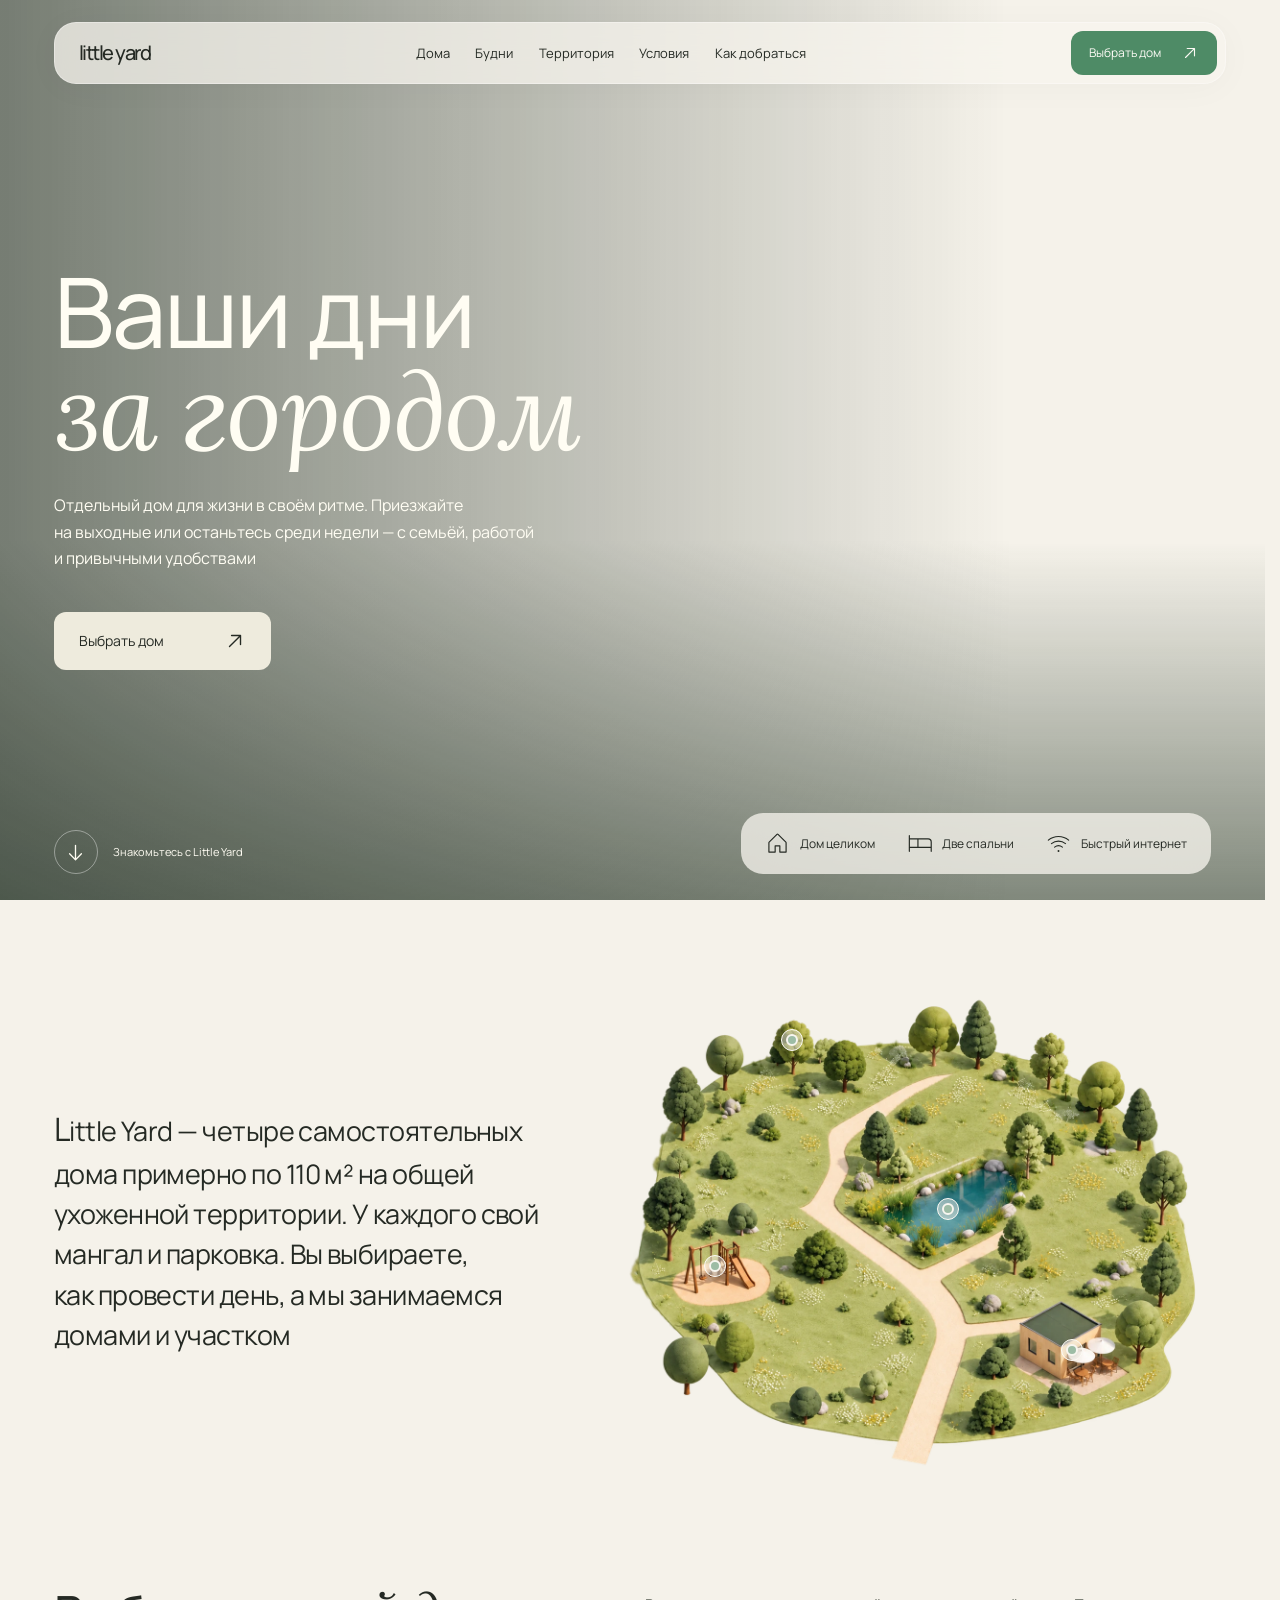
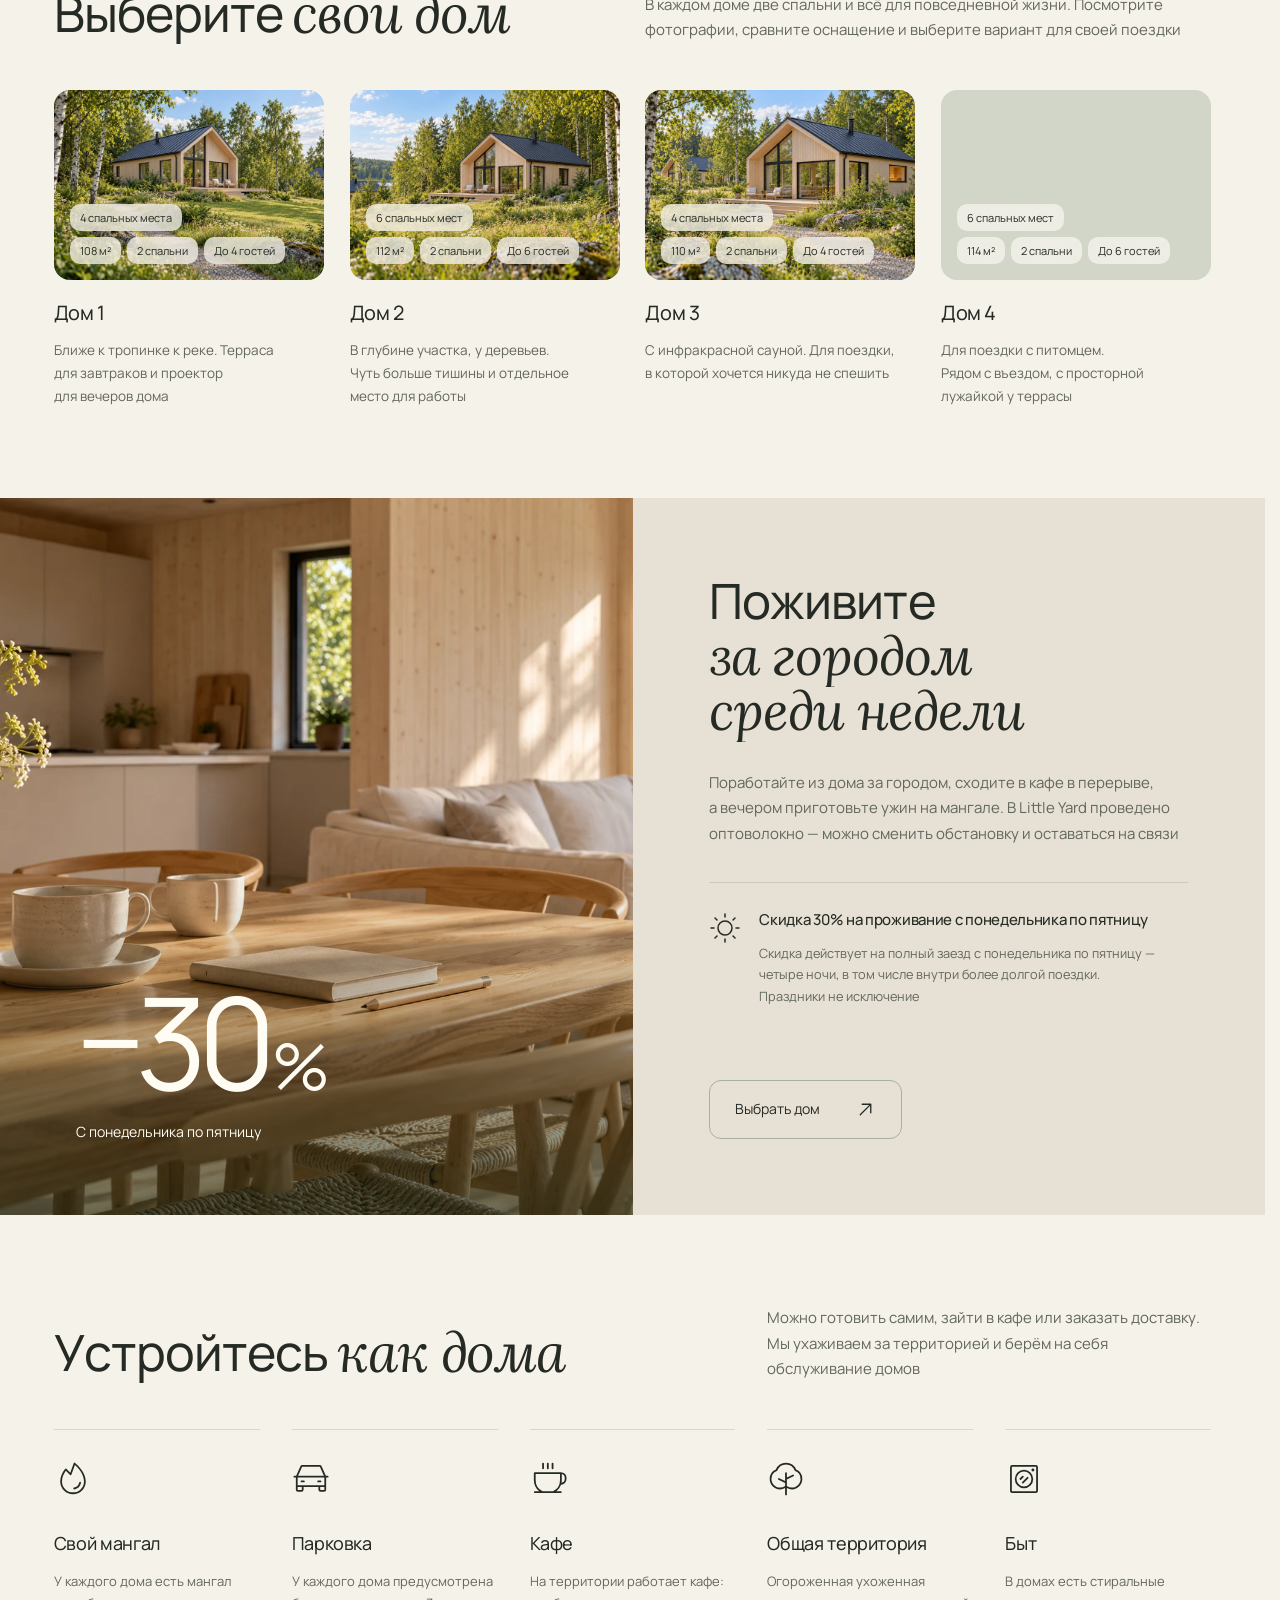
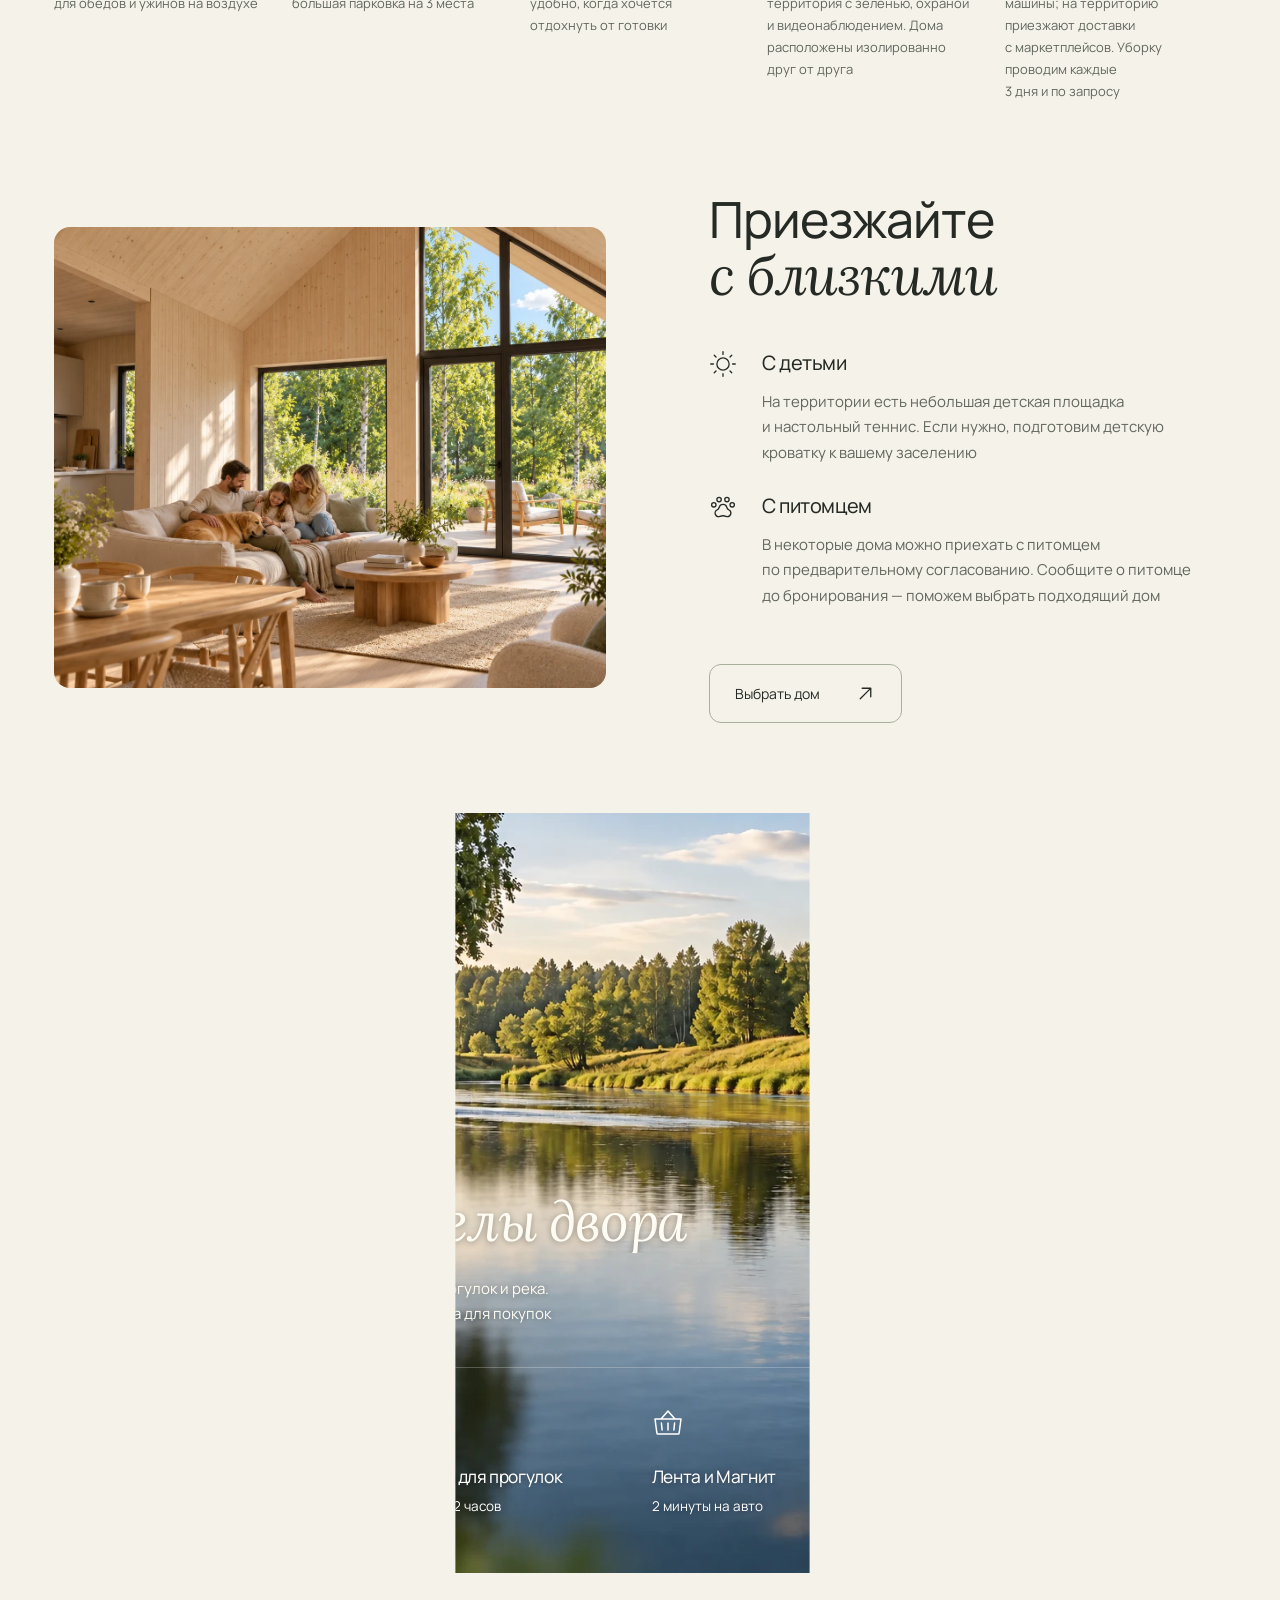
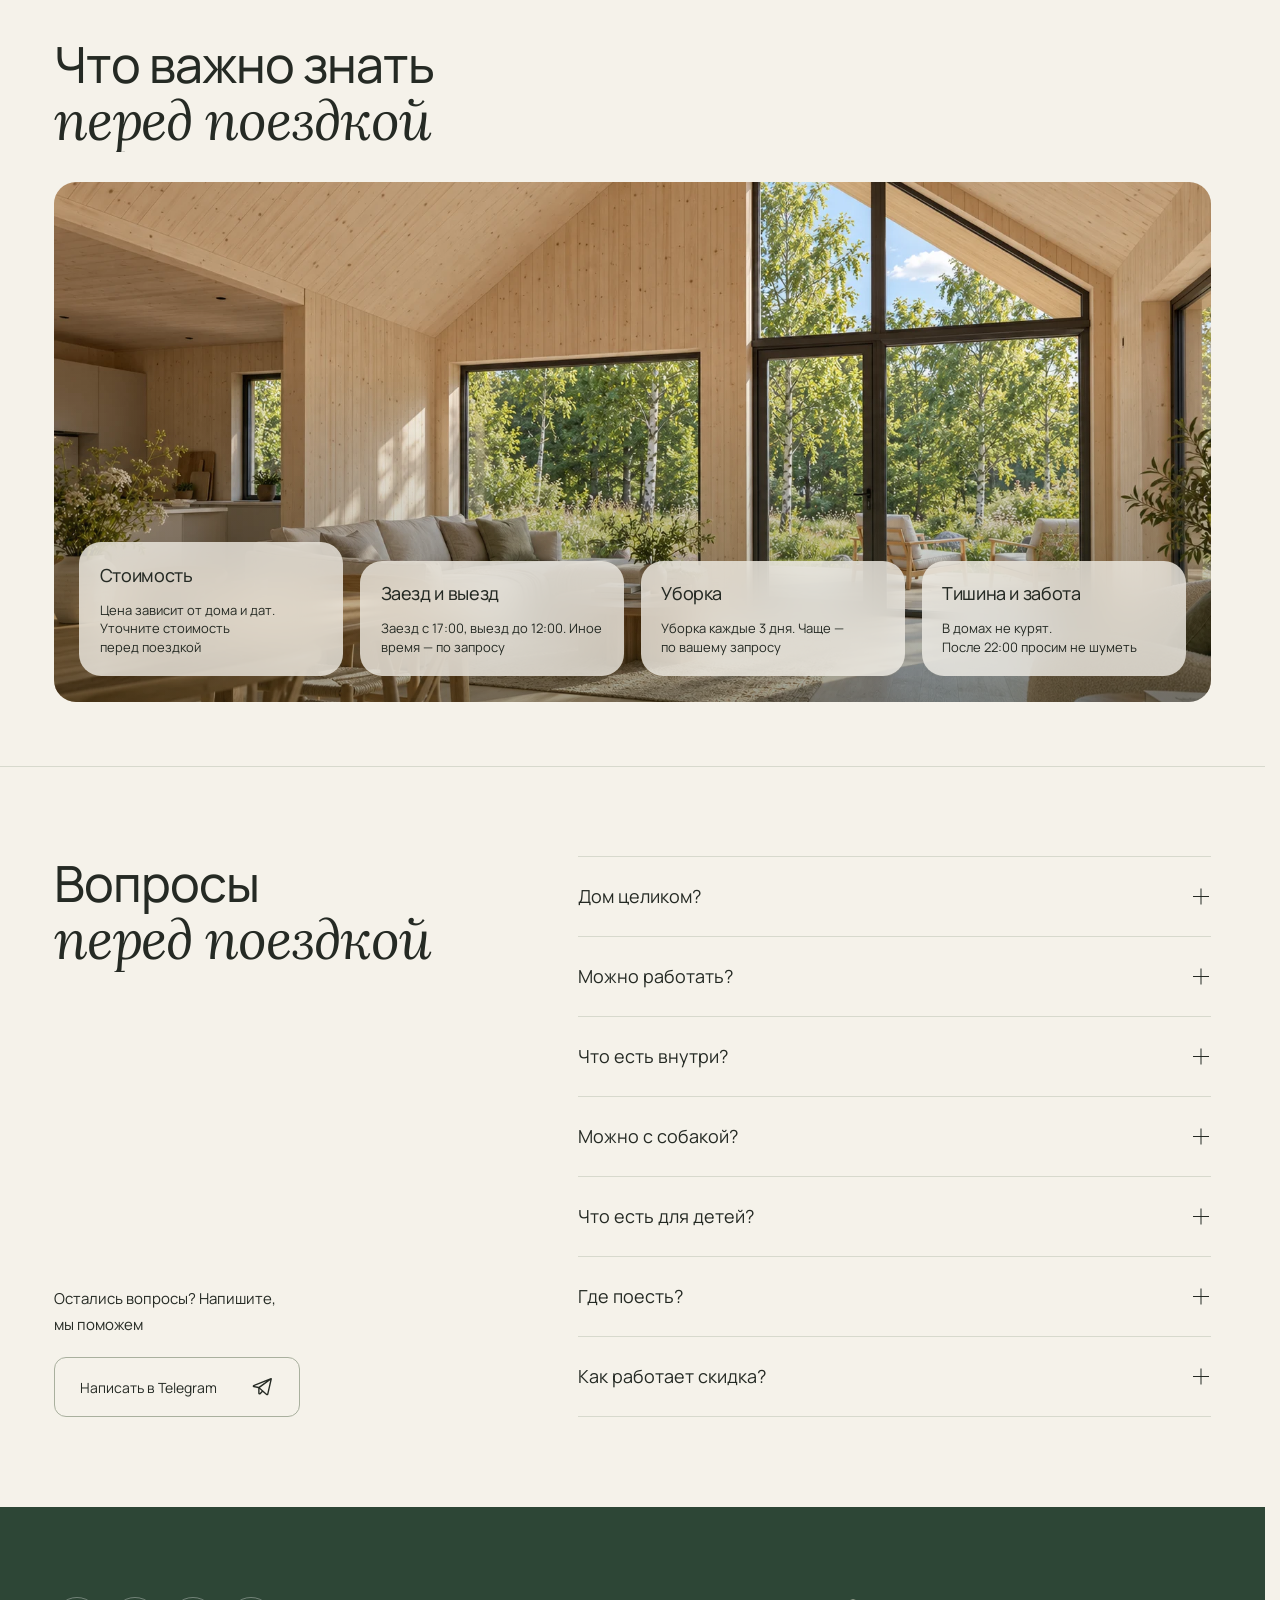
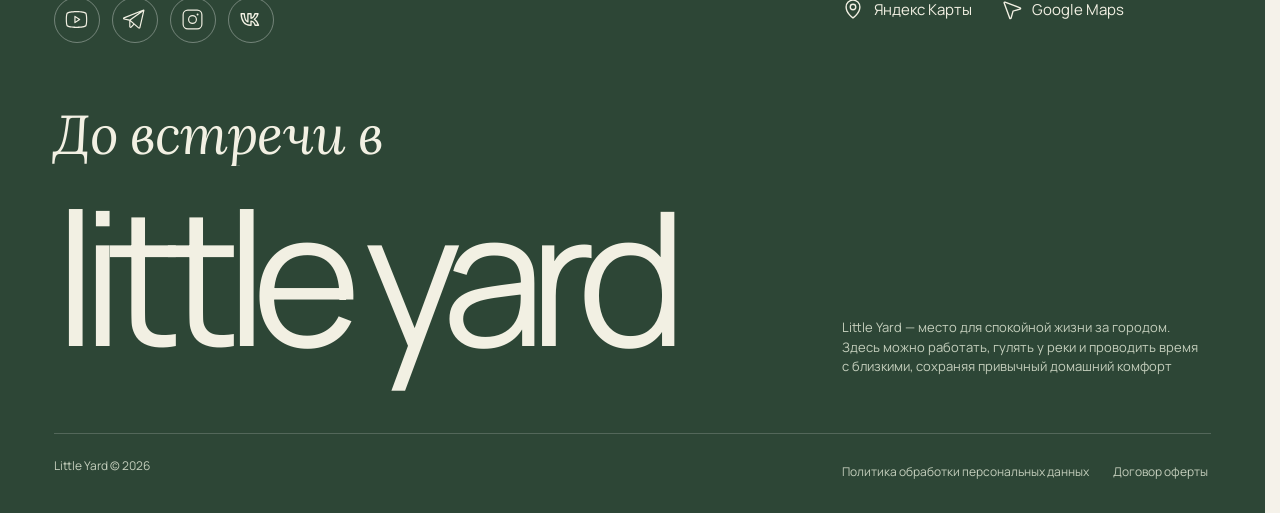
<file: index.html>
<!doctype html><html lang="ru"><head><meta charSet="utf-8"/><meta name="viewport" content="width=device-width, initial-scale=1"/><title>Little Yard — ваши дни за городом</title><meta name="description" content="Четыре самостоятельных загородных дома с двумя спальнями, своим мангалом и парковкой. Оптоволоконный интернет, кафе на территории и скидка на поездки с понедельника по пятницу"/><meta name="robots" content="noindex, nofollow"/><link rel="icon" href="icon.svg" type="image/svg+xml"/><link rel="stylesheet" href="styles.css"/></head><body><div id="root"><a class="skip-link" href="#main">Перейти к содержанию</a><header class="header"><a class="wordmark" href="#top" aria-label="Little Yard">little yard</a><nav class="desktop-nav" aria-label="Меню"><a href="#houses">Дома</a><a href="#weekdays">Будни</a><a href="#territory">Территория</a><a href="#rules">Условия</a><a href="#contacts">Как добраться</a></nav><a class="header-cta" href="#houses">Выбрать дом<svg xmlns="http://www.w3.org/2000/svg" width="18" height="18" fill="currentColor" viewBox="0 0 256 256" aria-hidden="true"><path d="M200,64V168a8,8,0,0,1-16,0V83.31L69.66,197.66a8,8,0,0,1-11.32-11.32L172.69,72H88a8,8,0,0,1,0-16H192A8,8,0,0,1,200,64Z"></path></svg></a><button class="menu-toggle icon-button" aria-label="Меню"><svg xmlns="http://www.w3.org/2000/svg" width="26" height="26" fill="currentColor" viewBox="0 0 256 256"><path d="M224,128a8,8,0,0,1-8,8H40a8,8,0,0,1,0-16H216A8,8,0,0,1,224,128ZM40,72H216a8,8,0,0,0,0-16H40a8,8,0,0,0,0,16ZM216,184H40a8,8,0,0,0,0,16H216a8,8,0,0,0,0-16Z"></path></svg></button></header><dialog class="mobile-menu" data-lenis-prevent="true" aria-label="Меню"><div class="menu-head"><span class="wordmark">little yard</span><button class="icon-button" aria-label="Закрыть"><svg xmlns="http://www.w3.org/2000/svg" width="26" height="26" fill="currentColor" viewBox="0 0 256 256"><path d="M205.66,194.34a8,8,0,0,1-11.32,11.32L128,139.31,61.66,205.66a8,8,0,0,1-11.32-11.32L116.69,128,50.34,61.66A8,8,0,0,1,61.66,50.34L128,116.69l66.34-66.35a8,8,0,0,1,11.32,11.32L139.31,128Z"></path></svg></button></div><nav><a href="#houses">Дома<svg xmlns="http://www.w3.org/2000/svg" width="24" height="24" fill="currentColor" viewBox="0 0 256 256"><path d="M200,64V168a8,8,0,0,1-16,0V83.31L69.66,197.66a8,8,0,0,1-11.32-11.32L172.69,72H88a8,8,0,0,1,0-16H192A8,8,0,0,1,200,64Z"></path></svg></a><a href="#weekdays">Будни<svg xmlns="http://www.w3.org/2000/svg" width="24" height="24" fill="currentColor" viewBox="0 0 256 256"><path d="M200,64V168a8,8,0,0,1-16,0V83.31L69.66,197.66a8,8,0,0,1-11.32-11.32L172.69,72H88a8,8,0,0,1,0-16H192A8,8,0,0,1,200,64Z"></path></svg></a><a href="#territory">Территория<svg xmlns="http://www.w3.org/2000/svg" width="24" height="24" fill="currentColor" viewBox="0 0 256 256"><path d="M200,64V168a8,8,0,0,1-16,0V83.31L69.66,197.66a8,8,0,0,1-11.32-11.32L172.69,72H88a8,8,0,0,1,0-16H192A8,8,0,0,1,200,64Z"></path></svg></a><a href="#rules">Условия<svg xmlns="http://www.w3.org/2000/svg" width="24" height="24" fill="currentColor" viewBox="0 0 256 256"><path d="M200,64V168a8,8,0,0,1-16,0V83.31L69.66,197.66a8,8,0,0,1-11.32-11.32L172.69,72H88a8,8,0,0,1,0-16H192A8,8,0,0,1,200,64Z"></path></svg></a><a href="#contacts">Как добраться<svg xmlns="http://www.w3.org/2000/svg" width="24" height="24" fill="currentColor" viewBox="0 0 256 256"><path d="M200,64V168a8,8,0,0,1-16,0V83.31L69.66,197.66a8,8,0,0,1-11.32-11.32L172.69,72H88a8,8,0,0,1,0-16H192A8,8,0,0,1,200,64Z"></path></svg></a></nav><a class="button" href="#houses">Выбрать дом<svg xmlns="http://www.w3.org/2000/svg" width="20" height="20" fill="currentColor" viewBox="0 0 256 256"><path d="M200,64V168a8,8,0,0,1-16,0V83.31L69.66,197.66a8,8,0,0,1-11.32-11.32L172.69,72H88a8,8,0,0,1,0-16H192A8,8,0,0,1,200,64Z"></path></svg></a></dialog><main id="main"><section class="hero" id="top" aria-labelledby="hero-title"><picture><source media="(max-width: 800px)" srcSet="images/hero-family-mobile.webp" sizes="100vw"/><img alt="" sizes="100vw" loading="eager" fetchPriority="high" src="images/hero-family.webp" srcSet="images/hero-family.webp" decoding="async" style="position:absolute;inset:0;width:100%;height:100%" class="hero-image"/></picture><div class="hero-shade"></div><div class="hero-main"><h1 id="hero-title" aria-label="Ваши дни за городом"><span><span class="heading-word" aria-hidden="true"><span class="heading-character" style="--character-index:0">В</span><span class="heading-character" style="--character-index:1">а</span><span class="heading-character" style="--character-index:2">ш</span><span class="heading-character" style="--character-index:3">и</span><span class="heading-character" style="--character-index:4"> </span><span class="heading-character" style="--character-index:5">д</span><span class="heading-character" style="--character-index:6">н</span><span class="heading-character" style="--character-index:7">и</span></span></span> <span><span class="heading-accent"><span class="heading-word" aria-hidden="true"><span class="heading-character" style="--character-index:0">з</span><span class="heading-character" style="--character-index:1">а</span><span class="heading-character" style="--character-index:2"> </span><span class="heading-character" style="--character-index:3">г</span><span class="heading-character" style="--character-index:4">о</span><span class="heading-character" style="--character-index:5">р</span><span class="heading-character" style="--character-index:6">о</span><span class="heading-character" style="--character-index:7">д</span><span class="heading-character" style="--character-index:8">о</span><span class="heading-character" style="--character-index:9">м</span></span></span></span></h1><p data-hero-reveal="true">Отдельный дом для жизни в своём ритме. Приезжайте на выходные или останьтесь среди недели — с семьёй, работой и привычными удобствами</p><a class="button button-cream" href="#houses" data-hero-reveal="true">Выбрать дом<svg xmlns="http://www.w3.org/2000/svg" width="22" height="22" fill="currentColor" viewBox="0 0 256 256" aria-hidden="true"><path d="M200,64V168a8,8,0,0,1-16,0V83.31L69.66,197.66a8,8,0,0,1-11.32-11.32L172.69,72H88a8,8,0,0,1,0-16H192A8,8,0,0,1,200,64Z"></path></svg></a></div><div class="hero-bottom"><a class="hero-scroll" href="#place" aria-label="Знакомьтесь с Little Yard" data-hero-reveal="true"><span class="round-arrow"><svg xmlns="http://www.w3.org/2000/svg" width="21" height="21" fill="currentColor" viewBox="0 0 256 256"><path d="M205.66,149.66l-72,72a8,8,0,0,1-11.32,0l-72-72a8,8,0,0,1,11.32-11.32L120,196.69V40a8,8,0,0,1,16,0V196.69l58.34-58.35a8,8,0,0,1,11.32,11.32Z"></path></svg></span><span>Знакомьтесь с Little Yard</span></a><ul class="hero-facts" data-hero-reveal="true"><li><svg xmlns="http://www.w3.org/2000/svg" width="25" height="25" fill="currentColor" viewBox="0 0 256 256"><path d="M217.9,110.1l-80-80a14,14,0,0,0-19.8,0l-80,80A13.92,13.92,0,0,0,34,120v96a6,6,0,0,0,6,6h64a6,6,0,0,0,6-6V158h36v58a6,6,0,0,0,6,6h64a6,6,0,0,0,6-6V120A13.92,13.92,0,0,0,217.9,110.1ZM210,210H158V152a6,6,0,0,0-6-6H104a6,6,0,0,0-6,6v58H46V120a2,2,0,0,1,.58-1.42l80-80a2,2,0,0,1,2.84,0l80,80A2,2,0,0,1,210,120Z"></path></svg>Дом целиком</li><li><svg xmlns="http://www.w3.org/2000/svg" width="25" height="25" fill="currentColor" viewBox="0 0 256 256"><path d="M216,74H30V48a6,6,0,0,0-12,0V208a6,6,0,0,0,12,0V174H242v34a6,6,0,0,0,12,0V112A38,38,0,0,0,216,74ZM30,86h76v76H30Zm88,76V86h98a26,26,0,0,1,26,26v50Z"></path></svg>Две спальни</li><li><svg xmlns="http://www.w3.org/2000/svg" width="25" height="25" fill="currentColor" viewBox="0 0 256 256"><path d="M138,204a10,10,0,1,1-10-10A10,10,0,0,1,138,204ZM235.81,88.55a170,170,0,0,0-215.62,0,6,6,0,1,0,7.62,9.27,158,158,0,0,1,200.38,0,6,6,0,1,0,7.62-9.27Zm-32.08,35.79a122,122,0,0,0-151.46,0,6,6,0,0,0,7.46,9.41,110,110,0,0,1,136.54,0A6,6,0,0,0,200,135a6,6,0,0,0,3.73-10.7Zm-32.2,35.81a74,74,0,0,0-87.06,0,6,6,0,0,0,7.06,9.7,62,62,0,0,1,72.94,0,6,6,0,0,0,8.38-1.32A6,6,0,0,0,171.53,160.15Z"></path></svg>Быстрый интернет</li></ul></div></section><section class="place section" id="place" aria-label="Little Yard"><div class="place-copy" data-reveal="true"><p class="place-statement">Little Yard — четыре самостоятельных дома примерно по 110 м² на общей ухоженной территории. У каждого свой мангал и парковка. Вы выбираете, как провести день, а мы занимаемся домами и участком</p></div><figure class="site-map" aria-label="Территория Little Yard"><div class="map-scene"><img class="map-terrain" src="images/map/terrain.webp" alt="" sizes="(max-width: 800px) 100vw, 50vw" srcSet="images/map/terrain.webp" loading="lazy" decoding="async"/><button type="button" aria-label="Дом 1" aria-haspopup="dialog" class="map-house-trigger" style="left:19.875%;top:22.65625%;width:19.375%"><span class="map-house"><img class="map-house-image" src="images/map/house-1.webp" alt="" sizes="(max-width: 800px) 24vw, 12vw" srcSet="images/map/house-1.webp" loading="lazy" decoding="async"/><span class="map-house-number" aria-hidden="true">1</span></span></button><button type="button" aria-label="Дом 2" aria-haspopup="dialog" class="map-house-trigger" style="left:47.875%;top:15.156249999999998%;width:19%"><span class="map-house"><img class="map-house-image" src="images/map/house-2.webp" alt="" sizes="(max-width: 800px) 24vw, 12vw" srcSet="images/map/house-2.webp" loading="lazy" decoding="async"/><span class="map-house-number" aria-hidden="true">2</span></span></button><button type="button" aria-label="Дом 3" aria-haspopup="dialog" class="map-house-trigger" style="left:69.25%;top:34.375%;width:19.375%"><span class="map-house"><img class="map-house-image" src="images/map/house-3.webp" alt="" sizes="(max-width: 800px) 24vw, 12vw" srcSet="images/map/house-3.webp" loading="lazy" decoding="async"/><span class="map-house-number" aria-hidden="true">3</span></span></button><button type="button" aria-label="Дом 4" aria-haspopup="dialog" class="map-house-trigger" style="left:25.124999999999996%;top:56.17187500000001%;width:22.5%"><span class="map-house"><img class="map-house-image" src="images/map/house-4.webp" alt="" sizes="(max-width: 800px) 24vw, 12vw" srcSet="images/map/house-4.webp" loading="lazy" decoding="async"/><span class="map-house-number" aria-hidden="true">4</span></span></button><button type="button" class="map-point" style="left:17.5%;top:57.421875%" aria-label="Детская площадка" aria-describedby="_R_sb_" popoverTarget="_R_sb_"><span aria-hidden="true"></span></button><div id="_R_sb_" popover="auto" role="tooltip" class="map-tooltip"><strong>Детская площадка</strong><p>Качели и горка для игр на свежем воздухе</p></div><button type="button" class="map-point" style="left:76.875%;top:75%" aria-label="Кафе" aria-describedby="_R_14b_" popoverTarget="_R_14b_"><span aria-hidden="true"></span></button><div id="_R_14b_" popover="auto" role="tooltip" class="map-tooltip"><strong>Кафе</strong><p>Загляните, когда хочется отдохнуть от готовки</p></div><button type="button" class="map-point" style="left:56.25%;top:45.703125%" aria-label="Пруд" aria-describedby="_R_1cb_" popoverTarget="_R_1cb_"><span aria-hidden="true"></span></button><div id="_R_1cb_" popover="auto" role="tooltip" class="map-tooltip"><strong>Пруд</strong><p>Спокойный уголок у воды среди зелени</p></div><button type="button" class="map-point" style="left:30.3125%;top:10.546875%" aria-label="Лес" aria-describedby="_R_1kb_" popoverTarget="_R_1kb_"><span aria-hidden="true"></span></button><div id="_R_1kb_" popover="auto" role="tooltip" class="map-tooltip"><strong>Лес</strong><p>Деревья, тишина и прогулки на свежем воздухе</p></div></div></figure></section><section class="houses section" id="houses"><div class="section-heading" data-reveal="true"><div><h2 aria-label="Выберите свой дом"><span class="heading-word" aria-hidden="true"><span class="heading-character" style="--character-index:0">В</span><span class="heading-character" style="--character-index:1">ы</span><span class="heading-character" style="--character-index:2">б</span><span class="heading-character" style="--character-index:3">е</span><span class="heading-character" style="--character-index:4">р</span><span class="heading-character" style="--character-index:5">и</span><span class="heading-character" style="--character-index:6">т</span><span class="heading-character" style="--character-index:7">е</span></span> <span class="heading-accent"><span class="heading-word" aria-hidden="true"><span class="heading-character" style="--character-index:0">с</span><span class="heading-character" style="--character-index:1">в</span><span class="heading-character" style="--character-index:2">о</span><span class="heading-character" style="--character-index:3">й</span><span class="heading-character" style="--character-index:4"> </span><span class="heading-character" style="--character-index:5">д</span><span class="heading-character" style="--character-index:6">о</span><span class="heading-character" style="--character-index:7">м</span></span></span></h2></div><p class="heading-intro">В каждом доме две спальни и всё для повседневной жизни. Посмотрите фотографии, сравните оснащение и выберите вариант для своей поездки</p></div><div class="house-grid"><article class="house-card" id="house-1" data-reveal="true"><div class="house-photo"><img src="photos/house-1.webp" alt="" sizes="(max-width: 650px) 92vw, (max-width: 1600px) 44vw, 22vw" srcSet="photos/house-1.webp" loading="lazy" decoding="async" style="position:absolute;inset:0;width:100%;height:100%;object-position:center"/><div class="card-facts"><span>108 м²</span><span>2 спальни</span><span>До 4 гостей</span><span>4 спальных места</span></div><span class="photo-arrow"><svg xmlns="http://www.w3.org/2000/svg" width="24" height="24" fill="currentColor" viewBox="0 0 256 256"><path d="M200,64V168a8,8,0,0,1-16,0V83.31L69.66,197.66a8,8,0,0,1-11.32-11.32L172.69,72H88a8,8,0,0,1,0-16H192A8,8,0,0,1,200,64Z"></path></svg></span></div><div class="house-card-bottom"><div><h3 id="house-title-0">Дом 1</h3></div></div><p class="house-summary">Ближе к тропинке к реке. Терраса для завтраков и проектор для вечеров дома</p><button class="house-card-trigger" aria-labelledby="house-title-0" aria-haspopup="dialog"></button><dialog class="house-dialog" data-lenis-prevent="true" aria-labelledby="dialog-title-0"><div class="dialog-content"><button class="dialog-close icon-button" aria-label="Закрыть" autofocus=""><svg xmlns="http://www.w3.org/2000/svg" width="25" height="25" fill="currentColor" viewBox="0 0 256 256"><path d="M205.66,194.34a8,8,0,0,1-11.32,11.32L128,139.31,61.66,205.66a8,8,0,0,1-11.32-11.32L116.69,128,50.34,61.66A8,8,0,0,1,61.66,50.34L128,116.69l66.34-66.35a8,8,0,0,1,11.32,11.32L139.31,128Z"></path></svg></button><div class="dialog-gallery" aria-label="Галерея дома"><img src="photos/house-1.webp" alt="Дом снаружи" sizes="(max-width: 800px) 100vw, 55vw" srcSet="photos/house-1.webp" loading="lazy" decoding="async" style="position:absolute;inset:0;width:100%;height:100%;object-position:center"/><div class="gallery-controls"><button type="button" class="icon-button" aria-label="Предыдущее фото"><svg xmlns="http://www.w3.org/2000/svg" width="22" height="22" fill="currentColor" viewBox="0 0 256 256"><path d="M224,128a8,8,0,0,1-8,8H59.31l58.35,58.34a8,8,0,0,1-11.32,11.32l-72-72a8,8,0,0,1,0-11.32l72-72a8,8,0,0,1,11.32,11.32L59.31,120H216A8,8,0,0,1,224,128Z"></path></svg></button><button type="button" class="icon-button" aria-label="Следующее фото"><svg xmlns="http://www.w3.org/2000/svg" width="22" height="22" fill="currentColor" viewBox="0 0 256 256"><path d="M221.66,133.66l-72,72a8,8,0,0,1-11.32-11.32L196.69,136H40a8,8,0,0,1,0-16H196.69L138.34,61.66a8,8,0,0,1,11.32-11.32l72,72A8,8,0,0,1,221.66,133.66Z"></path></svg></button></div><div class="gallery-thumbnail-region"><div class="gallery-thumbnails" aria-label="Галерея дома"><button type="button" aria-label="Дом снаружи" aria-pressed="true"><img src="photos/house-1.webp" alt="" sizes="(max-width: 800px) 72px, 88px" draggable="false" srcSet="photos/house-1.webp" loading="lazy" decoding="async" style="position:absolute;inset:0;width:100%;height:100%"/></button><button type="button" aria-label="Гостиная и остекление дома" aria-pressed="false"><img src="photos/interior-daylight.webp" alt="" sizes="(max-width: 800px) 72px, 88px" draggable="false" srcSet="photos/interior-daylight.webp" loading="lazy" decoding="async" style="position:absolute;inset:0;width:100%;height:100%"/></button><button type="button" aria-label="Стол и кухня" aria-pressed="false"><img src="photos/table-daylight.webp" alt="" sizes="(max-width: 800px) 72px, 88px" draggable="false" srcSet="photos/table-daylight.webp" loading="lazy" decoding="async" style="position:absolute;inset:0;width:100%;height:100%"/></button><button type="button" aria-label="Спальня" aria-pressed="false"><img src="photos/house-1-bedroom.webp" alt="" sizes="(max-width: 800px) 72px, 88px" draggable="false" srcSet="photos/house-1-bedroom.webp" loading="lazy" decoding="async" style="position:absolute;inset:0;width:100%;height:100%"/></button><button type="button" aria-label="Терраса и сад" aria-pressed="false"><img src="photos/house-1-terrace.webp" alt="" sizes="(max-width: 800px) 72px, 88px" draggable="false" srcSet="photos/house-1-terrace.webp" loading="lazy" decoding="async" style="position:absolute;inset:0;width:100%;height:100%"/></button></div></div></div><div class="dialog-details"><div class="dialog-copy" tabindex="0" role="region" aria-labelledby="dialog-title-0"><h2 id="dialog-title-0" aria-label="Дом 1"><span class="heading-accent"><span class="heading-word" aria-hidden="true"><span class="heading-character" style="--character-index:0">Д</span><span class="heading-character" style="--character-index:1">о</span><span class="heading-character" style="--character-index:2">м</span><span class="heading-character" style="--character-index:3"> </span><span class="heading-character" style="--character-index:4">1</span></span></span></h2><p>Отдельный дом с двумя спальнями для 4 гостей. Ближе к тропинке к реке. Терраса для завтраков и проектор для вечеров дома. У дома свой мангал и парковка</p><div class="house-facts"><span>108 м²</span><span>2 спальни</span><span>До 4 гостей</span><span>4 спальных места</span></div><h3>Всё для повседневной жизни</h3><ul class="equipment-list"><li><svg xmlns="http://www.w3.org/2000/svg" width="24" height="24" fill="currentColor" viewBox="0 0 256 256" aria-hidden="true"><path d="M74,88V40a6,6,0,0,1,12,0V88a6,6,0,0,1-12,0ZM214,40V224a6,6,0,0,1-12,0V174H152a6,6,0,0,1-6-6c0-4.41.68-108.25,59.64-133.51A6,6,0,0,1,214,40ZM202,50c-36.79,24.29-42.82,91.48-43.81,112H202ZM117.92,39a6,6,0,1,0-11.84,2L114,88.48a34,34,0,0,1-68,0L53.92,41a6,6,0,0,0-11.84-2l-8,48A6.61,6.61,0,0,0,34,88a46.06,46.06,0,0,0,40,45.6V224a6,6,0,0,0,12,0V133.6A46.06,46.06,0,0,0,126,88a6.61,6.61,0,0,0-.08-1Z"></path></svg><span>Оборудованная кухня</span></li><li><svg xmlns="http://www.w3.org/2000/svg" width="24" height="24" fill="currentColor" viewBox="0 0 256 256" aria-hidden="true"><path d="M208,34H48A14,14,0,0,0,34,48V208a14,14,0,0,0,14,14H208a14,14,0,0,0,14-14V48A14,14,0,0,0,208,34Zm2,174a2,2,0,0,1-2,2H48a2,2,0,0,1-2-2V48a2,2,0,0,1,2-2H208a2,2,0,0,1,2,2ZM128,66a62,62,0,1,0,62,62A62.07,62.07,0,0,0,128,66Zm0,112a50,50,0,1,1,50-50A50.06,50.06,0,0,1,128,178ZM198,68a10,10,0,1,1-10-10A10,10,0,0,1,198,68Zm-73.76,48.24-16,16a6,6,0,0,1-8.48-8.48l16-16a6,6,0,0,1,8.48,8.48Zm32-.48a6,6,0,0,1,0,8.48l-32,32a6,6,0,0,1-8.48-8.48l32-32A6,6,0,0,1,156.24,115.76Z"></path></svg><span>Стиральная машина</span></li><li><svg xmlns="http://www.w3.org/2000/svg" width="24" height="24" fill="currentColor" viewBox="0 0 256 256" aria-hidden="true"><path d="M138,204a10,10,0,1,1-10-10A10,10,0,0,1,138,204ZM235.81,88.55a170,170,0,0,0-215.62,0,6,6,0,1,0,7.62,9.27,158,158,0,0,1,200.38,0,6,6,0,1,0,7.62-9.27Zm-32.08,35.79a122,122,0,0,0-151.46,0,6,6,0,0,0,7.46,9.41,110,110,0,0,1,136.54,0A6,6,0,0,0,200,135a6,6,0,0,0,3.73-10.7Zm-32.2,35.81a74,74,0,0,0-87.06,0,6,6,0,0,0,7.06,9.7,62,62,0,0,1,72.94,0,6,6,0,0,0,8.38-1.32A6,6,0,0,0,171.53,160.15Z"></path></svg><span>Wi-Fi и рабочий стол</span></li><li><svg xmlns="http://www.w3.org/2000/svg" width="24" height="24" fill="currentColor" viewBox="0 0 256 256" aria-hidden="true"><path d="M216,66H142.48l37.76-37.76a6,6,0,0,0-8.48-8.48L128,63.51,84.24,19.76a6,6,0,1,0-8.48,8.48L113.52,66H40A14,14,0,0,0,26,80V200a14,14,0,0,0,14,14H216a14,14,0,0,0,14-14V80A14,14,0,0,0,216,66ZM38,200V80a2,2,0,0,1,2-2H146V202H40A2,2,0,0,1,38,200Zm180,0a2,2,0,0,1-2,2H158V78h58a2,2,0,0,1,2,2Zm-20-84a10,10,0,1,1-10-10A10,10,0,0,1,198,116Zm0,48a10,10,0,1,1-10-10A10,10,0,0,1,198,164Z"></path></svg><span>ТВ и умная колонка</span></li><li><svg xmlns="http://www.w3.org/2000/svg" width="24" height="24" fill="currentColor" viewBox="0 0 256 256" aria-hidden="true"><path d="M181.92,153A55.58,55.58,0,0,1,137,197.92a7,7,0,0,1-1,.08,6,6,0,0,1-1-11.92c17.38-2.92,32.13-17.68,35.08-35.08a6,6,0,1,1,11.84,2ZM214,144a86,86,0,0,1-172,0c0-27.47,10.85-55.61,32.25-83.64a6,6,0,0,1,9-.67l26.34,25.56,23.09-63.31a6,6,0,0,1,9.47-2.56C163.72,37.33,214,85.4,214,144Zm-12,0c0-48.4-38.65-89.84-61.07-109.8L117.64,98.06a6,6,0,0,1-9.82,2.25l-28-27.22C62.67,97.13,54,121,54,144a74,74,0,0,0,148,0Z"></path></svg><span>Мангал и гриль</span></li><li><svg xmlns="http://www.w3.org/2000/svg" width="24" height="24" fill="currentColor" viewBox="0 0 256 256" aria-hidden="true"><path d="M240,106H227.9L199.59,42.31A14,14,0,0,0,186.8,34H69.2a14,14,0,0,0-12.79,8.31L28.1,106H16a6,6,0,0,0,0,12H26v82a14,14,0,0,0,14,14H64a14,14,0,0,0,14-14V182H178v18a14,14,0,0,0,14,14h24a14,14,0,0,0,14-14V118h10a6,6,0,0,0,0-12ZM67.37,47.19A2,2,0,0,1,69.2,46H186.8a2,2,0,0,1,1.83,1.19L214.77,106H41.23ZM66,200a2,2,0,0,1-2,2H40a2,2,0,0,1-2-2V182H66Zm150,2H192a2,2,0,0,1-2-2V182h28v18A2,2,0,0,1,216,202Zm2-32H38V118H218ZM58,144a6,6,0,0,1,6-6H80a6,6,0,0,1,0,12H64A6,6,0,0,1,58,144Zm112,0a6,6,0,0,1,6-6h16a6,6,0,0,1,0,12H176A6,6,0,0,1,170,144Z"></path></svg><span>Парковка на 3 машины</span></li><li><svg xmlns="http://www.w3.org/2000/svg" width="24" height="24" fill="currentColor" viewBox="0 0 256 256" aria-hidden="true"><path d="M216,78a14,14,0,0,0,14-14V48a14,14,0,0,0-14-14H40A14,14,0,0,0,26,48V64A14,14,0,0,0,40,78h2V178H32a6,6,0,0,0,0,12h90v20.84a22,22,0,1,0,12,0V190h90a6,6,0,0,0,0-12H214V78ZM138,232a10,10,0,1,1-10-10A10,10,0,0,1,138,232ZM38,64V48a2,2,0,0,1,2-2H216a2,2,0,0,1,2,2V64a2,2,0,0,1-2,2H40A2,2,0,0,1,38,64ZM202,178H54V78H202Z"></path></svg><span>Проектор и экран</span></li><li><svg xmlns="http://www.w3.org/2000/svg" width="24" height="24" fill="currentColor" viewBox="0 0 256 256" aria-hidden="true"><path d="M82,56V24a6,6,0,0,1,12,0V56a6,6,0,0,1-12,0Zm38,6a6,6,0,0,0,6-6V24a6,6,0,0,0-12,0V56A6,6,0,0,0,120,62Zm32,0a6,6,0,0,0,6-6V24a6,6,0,0,0-12,0V56A6,6,0,0,0,152,62Zm94,58v8a38,38,0,0,1-36.94,38,94.55,94.55,0,0,1-31.13,44H208a6,6,0,0,1,0,12H32a6,6,0,0,1,0-12H62.07A94.34,94.34,0,0,1,26,136V88a6,6,0,0,1,6-6H208A38,38,0,0,1,246,120Zm-44,16V94H38v42a82.27,82.27,0,0,0,46.67,74h70.66A82.27,82.27,0,0,0,202,136Zm32-16a26,26,0,0,0-20-25.29V136a93.18,93.18,0,0,1-1.69,17.64A26,26,0,0,0,234,128Z"></path></svg><span>Кофеварка</span></li><li><svg xmlns="http://www.w3.org/2000/svg" width="24" height="24" fill="currentColor" viewBox="0 0 256 256" aria-hidden="true"><path d="M90,48V16a6,6,0,0,1,12,0V48a6,6,0,0,1-12,0Zm38,6a6,6,0,0,0,6-6V16a6,6,0,0,0-12,0V48A6,6,0,0,0,128,54Zm32,0a6,6,0,0,0,6-6V16a6,6,0,0,0-12,0V48A6,6,0,0,0,160,54Zm91.6,46.8L222,123v61a30,30,0,0,1-30,30H64a30,30,0,0,1-30-30V123L4.4,100.8a6,6,0,0,1,7.2-9.6L34,108V80a6,6,0,0,1,6-6H216a6,6,0,0,1,6,6v28l22.4-16.8a6,6,0,0,1,7.2,9.6ZM210,86H46v98a18,18,0,0,0,18,18H192a18,18,0,0,0,18-18Z"></path></svg><span>Посуда и приборы</span></li><li><svg xmlns="http://www.w3.org/2000/svg" width="24" height="24" fill="currentColor" viewBox="0 0 256 256" aria-hidden="true"><path d="M198,88a30,30,0,1,0-30,30A30,30,0,0,0,198,88Zm-30,18a18,18,0,1,1,18-18A18,18,0,0,1,168,106Zm-5.15,108a14,14,0,0,0,12.74-8.21l31.8-69.94A62,62,0,0,0,168,26a6.61,6.61,0,0,0-1,.08L29.7,49A14,14,0,0,0,18,62.78v50.44A14,14,0,0,0,29.7,127L130,143.75V200a14,14,0,0,0,14,14h2v2a38,38,0,0,0,38,38h16a6,6,0,0,0,0-12H184a26,26,0,0,1-26-26v-2ZM30,113.22V62.78a2,2,0,0,1,1.67-2L168.48,38a50,50,0,0,1,0,100L31.67,115.2A2,2,0,0,1,30,113.22ZM142,200V145.75l25,4.17a6.61,6.61,0,0,0,1,.08,61.75,61.75,0,0,0,21.53-3.86l-24.86,54.69a2,2,0,0,1-1.82,1.17H144A2,2,0,0,1,142,200Z"></path></svg><span>Фен</span></li></ul><button class="equipment-more" type="button">Показать все удобства</button><div class="checkin-note"><svg xmlns="http://www.w3.org/2000/svg" width="22" height="22" fill="currentColor" viewBox="0 0 256 256" aria-hidden="true"><path d="M128,26A102,102,0,1,0,230,128,102.12,102.12,0,0,0,128,26Zm0,192a90,90,0,1,1,90-90A90.1,90.1,0,0,1,128,218Zm62-90a6,6,0,0,1-6,6H128a6,6,0,0,1-6-6V72a6,6,0,0,1,12,0v50h50A6,6,0,0,1,190,128Z"></path></svg><span>Заезд с 17:00 · Выезд до 12:00</span></div></div><div class="dialog-booking"><button class="button"><span>Как добраться</span><svg xmlns="http://www.w3.org/2000/svg" width="20" height="20" fill="currentColor" viewBox="0 0 256 256"><path d="M200,64V168a8,8,0,0,1-16,0V83.31L69.66,197.66a8,8,0,0,1-11.32-11.32L172.69,72H88a8,8,0,0,1,0-16H192A8,8,0,0,1,200,64Z"></path></svg></button></div></div></div></dialog></article><article class="house-card" id="house-2" data-reveal="true"><div class="house-photo"><img src="photos/house-2.webp" alt="" sizes="(max-width: 650px) 92vw, (max-width: 1600px) 44vw, 22vw" srcSet="photos/house-2.webp" loading="lazy" decoding="async" style="position:absolute;inset:0;width:100%;height:100%;object-position:center"/><div class="card-facts"><span>112 м²</span><span>2 спальни</span><span>До 6 гостей</span><span>6 спальных мест</span></div><span class="photo-arrow"><svg xmlns="http://www.w3.org/2000/svg" width="24" height="24" fill="currentColor" viewBox="0 0 256 256"><path d="M200,64V168a8,8,0,0,1-16,0V83.31L69.66,197.66a8,8,0,0,1-11.32-11.32L172.69,72H88a8,8,0,0,1,0-16H192A8,8,0,0,1,200,64Z"></path></svg></span></div><div class="house-card-bottom"><div><h3 id="house-title-1">Дом 2</h3></div></div><p class="house-summary">В глубине участка, у деревьев. Чуть больше тишины и отдельное место для работы</p><button class="house-card-trigger" aria-labelledby="house-title-1" aria-haspopup="dialog"></button><dialog class="house-dialog" data-lenis-prevent="true" aria-labelledby="dialog-title-1"><div class="dialog-content"><button class="dialog-close icon-button" aria-label="Закрыть" autofocus=""><svg xmlns="http://www.w3.org/2000/svg" width="25" height="25" fill="currentColor" viewBox="0 0 256 256"><path d="M205.66,194.34a8,8,0,0,1-11.32,11.32L128,139.31,61.66,205.66a8,8,0,0,1-11.32-11.32L116.69,128,50.34,61.66A8,8,0,0,1,61.66,50.34L128,116.69l66.34-66.35a8,8,0,0,1,11.32,11.32L139.31,128Z"></path></svg></button><div class="dialog-gallery" aria-label="Галерея дома"><img src="photos/house-2.webp" alt="Дом снаружи" sizes="(max-width: 800px) 100vw, 55vw" srcSet="photos/house-2.webp" loading="lazy" decoding="async" style="position:absolute;inset:0;width:100%;height:100%;object-position:center"/><div class="gallery-controls"><button type="button" class="icon-button" aria-label="Предыдущее фото"><svg xmlns="http://www.w3.org/2000/svg" width="22" height="22" fill="currentColor" viewBox="0 0 256 256"><path d="M224,128a8,8,0,0,1-8,8H59.31l58.35,58.34a8,8,0,0,1-11.32,11.32l-72-72a8,8,0,0,1,0-11.32l72-72a8,8,0,0,1,11.32,11.32L59.31,120H216A8,8,0,0,1,224,128Z"></path></svg></button><button type="button" class="icon-button" aria-label="Следующее фото"><svg xmlns="http://www.w3.org/2000/svg" width="22" height="22" fill="currentColor" viewBox="0 0 256 256"><path d="M221.66,133.66l-72,72a8,8,0,0,1-11.32-11.32L196.69,136H40a8,8,0,0,1,0-16H196.69L138.34,61.66a8,8,0,0,1,11.32-11.32l72,72A8,8,0,0,1,221.66,133.66Z"></path></svg></button></div><div class="gallery-thumbnail-region"><div class="gallery-thumbnails" aria-label="Галерея дома"><button type="button" aria-label="Дом снаружи" aria-pressed="true"><img src="photos/house-2.webp" alt="" sizes="(max-width: 800px) 72px, 88px" draggable="false" srcSet="photos/house-2.webp" loading="lazy" decoding="async" style="position:absolute;inset:0;width:100%;height:100%"/></button><button type="button" aria-label="Гостиная и остекление дома" aria-pressed="false"><img src="photos/interior-daylight.webp" alt="" sizes="(max-width: 800px) 72px, 88px" draggable="false" srcSet="photos/interior-daylight.webp" loading="lazy" decoding="async" style="position:absolute;inset:0;width:100%;height:100%"/></button><button type="button" aria-label="Стол и кухня" aria-pressed="false"><img src="photos/table-daylight.webp" alt="" sizes="(max-width: 800px) 72px, 88px" draggable="false" srcSet="photos/table-daylight.webp" loading="lazy" decoding="async" style="position:absolute;inset:0;width:100%;height:100%"/></button><button type="button" aria-label="Спальня" aria-pressed="false"><img src="photos/house-2-bedroom.webp" alt="" sizes="(max-width: 800px) 72px, 88px" draggable="false" srcSet="photos/house-2-bedroom.webp" loading="lazy" decoding="async" style="position:absolute;inset:0;width:100%;height:100%"/></button><button type="button" aria-label="Кухня" aria-pressed="false"><img src="photos/house-2-kitchen.webp" alt="" sizes="(max-width: 800px) 72px, 88px" draggable="false" srcSet="photos/house-2-kitchen.webp" loading="lazy" decoding="async" style="position:absolute;inset:0;width:100%;height:100%"/></button><button type="button" aria-label="Ванная комната" aria-pressed="false"><img src="photos/house-2-bathroom.webp" alt="" sizes="(max-width: 800px) 72px, 88px" draggable="false" srcSet="photos/house-2-bathroom.webp" loading="lazy" decoding="async" style="position:absolute;inset:0;width:100%;height:100%"/></button><button type="button" aria-label="Рабочее место" aria-pressed="false"><img src="photos/house-2-workspace.webp" alt="" sizes="(max-width: 800px) 72px, 88px" draggable="false" srcSet="photos/house-2-workspace.webp" loading="lazy" decoding="async" style="position:absolute;inset:0;width:100%;height:100%"/></button><button type="button" aria-label="Терраса и сад" aria-pressed="false"><img src="photos/house-2-terrace.webp" alt="" sizes="(max-width: 800px) 72px, 88px" draggable="false" srcSet="photos/house-2-terrace.webp" loading="lazy" decoding="async" style="position:absolute;inset:0;width:100%;height:100%"/></button></div></div></div><div class="dialog-details"><div class="dialog-copy" tabindex="0" role="region" aria-labelledby="dialog-title-1"><h2 id="dialog-title-1" aria-label="Дом 2"><span class="heading-accent"><span class="heading-word" aria-hidden="true"><span class="heading-character" style="--character-index:0">Д</span><span class="heading-character" style="--character-index:1">о</span><span class="heading-character" style="--character-index:2">м</span><span class="heading-character" style="--character-index:3"> </span><span class="heading-character" style="--character-index:4">2</span></span></span></h2><p>Отдельный дом с двумя спальнями для 6 гостей. В глубине участка, у деревьев. Чуть больше тишины и отдельное место для работы. У дома свой мангал и парковка</p><div class="house-facts"><span>112 м²</span><span>2 спальни</span><span>До 6 гостей</span><span>6 спальных мест</span></div><h3>Всё для повседневной жизни</h3><ul class="equipment-list"><li><svg xmlns="http://www.w3.org/2000/svg" width="24" height="24" fill="currentColor" viewBox="0 0 256 256" aria-hidden="true"><path d="M74,88V40a6,6,0,0,1,12,0V88a6,6,0,0,1-12,0ZM214,40V224a6,6,0,0,1-12,0V174H152a6,6,0,0,1-6-6c0-4.41.68-108.25,59.64-133.51A6,6,0,0,1,214,40ZM202,50c-36.79,24.29-42.82,91.48-43.81,112H202ZM117.92,39a6,6,0,1,0-11.84,2L114,88.48a34,34,0,0,1-68,0L53.92,41a6,6,0,0,0-11.84-2l-8,48A6.61,6.61,0,0,0,34,88a46.06,46.06,0,0,0,40,45.6V224a6,6,0,0,0,12,0V133.6A46.06,46.06,0,0,0,126,88a6.61,6.61,0,0,0-.08-1Z"></path></svg><span>Оборудованная кухня</span></li><li><svg xmlns="http://www.w3.org/2000/svg" width="24" height="24" fill="currentColor" viewBox="0 0 256 256" aria-hidden="true"><path d="M208,34H48A14,14,0,0,0,34,48V208a14,14,0,0,0,14,14H208a14,14,0,0,0,14-14V48A14,14,0,0,0,208,34Zm2,174a2,2,0,0,1-2,2H48a2,2,0,0,1-2-2V48a2,2,0,0,1,2-2H208a2,2,0,0,1,2,2ZM128,66a62,62,0,1,0,62,62A62.07,62.07,0,0,0,128,66Zm0,112a50,50,0,1,1,50-50A50.06,50.06,0,0,1,128,178ZM198,68a10,10,0,1,1-10-10A10,10,0,0,1,198,68Zm-73.76,48.24-16,16a6,6,0,0,1-8.48-8.48l16-16a6,6,0,0,1,8.48,8.48Zm32-.48a6,6,0,0,1,0,8.48l-32,32a6,6,0,0,1-8.48-8.48l32-32A6,6,0,0,1,156.24,115.76Z"></path></svg><span>Стиральная машина</span></li><li><svg xmlns="http://www.w3.org/2000/svg" width="24" height="24" fill="currentColor" viewBox="0 0 256 256" aria-hidden="true"><path d="M138,204a10,10,0,1,1-10-10A10,10,0,0,1,138,204ZM235.81,88.55a170,170,0,0,0-215.62,0,6,6,0,1,0,7.62,9.27,158,158,0,0,1,200.38,0,6,6,0,1,0,7.62-9.27Zm-32.08,35.79a122,122,0,0,0-151.46,0,6,6,0,0,0,7.46,9.41,110,110,0,0,1,136.54,0A6,6,0,0,0,200,135a6,6,0,0,0,3.73-10.7Zm-32.2,35.81a74,74,0,0,0-87.06,0,6,6,0,0,0,7.06,9.7,62,62,0,0,1,72.94,0,6,6,0,0,0,8.38-1.32A6,6,0,0,0,171.53,160.15Z"></path></svg><span>Wi-Fi и рабочий стол</span></li><li><svg xmlns="http://www.w3.org/2000/svg" width="24" height="24" fill="currentColor" viewBox="0 0 256 256" aria-hidden="true"><path d="M216,66H142.48l37.76-37.76a6,6,0,0,0-8.48-8.48L128,63.51,84.24,19.76a6,6,0,1,0-8.48,8.48L113.52,66H40A14,14,0,0,0,26,80V200a14,14,0,0,0,14,14H216a14,14,0,0,0,14-14V80A14,14,0,0,0,216,66ZM38,200V80a2,2,0,0,1,2-2H146V202H40A2,2,0,0,1,38,200Zm180,0a2,2,0,0,1-2,2H158V78h58a2,2,0,0,1,2,2Zm-20-84a10,10,0,1,1-10-10A10,10,0,0,1,198,116Zm0,48a10,10,0,1,1-10-10A10,10,0,0,1,198,164Z"></path></svg><span>ТВ и умная колонка</span></li><li><svg xmlns="http://www.w3.org/2000/svg" width="24" height="24" fill="currentColor" viewBox="0 0 256 256" aria-hidden="true"><path d="M181.92,153A55.58,55.58,0,0,1,137,197.92a7,7,0,0,1-1,.08,6,6,0,0,1-1-11.92c17.38-2.92,32.13-17.68,35.08-35.08a6,6,0,1,1,11.84,2ZM214,144a86,86,0,0,1-172,0c0-27.47,10.85-55.61,32.25-83.64a6,6,0,0,1,9-.67l26.34,25.56,23.09-63.31a6,6,0,0,1,9.47-2.56C163.72,37.33,214,85.4,214,144Zm-12,0c0-48.4-38.65-89.84-61.07-109.8L117.64,98.06a6,6,0,0,1-9.82,2.25l-28-27.22C62.67,97.13,54,121,54,144a74,74,0,0,0,148,0Z"></path></svg><span>Мангал и гриль</span></li><li><svg xmlns="http://www.w3.org/2000/svg" width="24" height="24" fill="currentColor" viewBox="0 0 256 256" aria-hidden="true"><path d="M240,106H227.9L199.59,42.31A14,14,0,0,0,186.8,34H69.2a14,14,0,0,0-12.79,8.31L28.1,106H16a6,6,0,0,0,0,12H26v82a14,14,0,0,0,14,14H64a14,14,0,0,0,14-14V182H178v18a14,14,0,0,0,14,14h24a14,14,0,0,0,14-14V118h10a6,6,0,0,0,0-12ZM67.37,47.19A2,2,0,0,1,69.2,46H186.8a2,2,0,0,1,1.83,1.19L214.77,106H41.23ZM66,200a2,2,0,0,1-2,2H40a2,2,0,0,1-2-2V182H66Zm150,2H192a2,2,0,0,1-2-2V182h28v18A2,2,0,0,1,216,202Zm2-32H38V118H218ZM58,144a6,6,0,0,1,6-6H80a6,6,0,0,1,0,12H64A6,6,0,0,1,58,144Zm112,0a6,6,0,0,1,6-6h16a6,6,0,0,1,0,12H176A6,6,0,0,1,170,144Z"></path></svg><span>Парковка на 3 машины</span></li><li><svg xmlns="http://www.w3.org/2000/svg" width="24" height="24" fill="currentColor" viewBox="0 0 256 256" aria-hidden="true"><path d="M216,78a14,14,0,0,0,14-14V48a14,14,0,0,0-14-14H40A14,14,0,0,0,26,48V64A14,14,0,0,0,40,78h2V178H32a6,6,0,0,0,0,12h90v20.84a22,22,0,1,0,12,0V190h90a6,6,0,0,0,0-12H214V78ZM138,232a10,10,0,1,1-10-10A10,10,0,0,1,138,232ZM38,64V48a2,2,0,0,1,2-2H216a2,2,0,0,1,2,2V64a2,2,0,0,1-2,2H40A2,2,0,0,1,38,64ZM202,178H54V78H202Z"></path></svg><span>Проектор и экран</span></li><li><svg xmlns="http://www.w3.org/2000/svg" width="24" height="24" fill="currentColor" viewBox="0 0 256 256" aria-hidden="true"><path d="M82,56V24a6,6,0,0,1,12,0V56a6,6,0,0,1-12,0Zm38,6a6,6,0,0,0,6-6V24a6,6,0,0,0-12,0V56A6,6,0,0,0,120,62Zm32,0a6,6,0,0,0,6-6V24a6,6,0,0,0-12,0V56A6,6,0,0,0,152,62Zm94,58v8a38,38,0,0,1-36.94,38,94.55,94.55,0,0,1-31.13,44H208a6,6,0,0,1,0,12H32a6,6,0,0,1,0-12H62.07A94.34,94.34,0,0,1,26,136V88a6,6,0,0,1,6-6H208A38,38,0,0,1,246,120Zm-44,16V94H38v42a82.27,82.27,0,0,0,46.67,74h70.66A82.27,82.27,0,0,0,202,136Zm32-16a26,26,0,0,0-20-25.29V136a93.18,93.18,0,0,1-1.69,17.64A26,26,0,0,0,234,128Z"></path></svg><span>Кофеварка</span></li><li><svg xmlns="http://www.w3.org/2000/svg" width="24" height="24" fill="currentColor" viewBox="0 0 256 256" aria-hidden="true"><path d="M90,48V16a6,6,0,0,1,12,0V48a6,6,0,0,1-12,0Zm38,6a6,6,0,0,0,6-6V16a6,6,0,0,0-12,0V48A6,6,0,0,0,128,54Zm32,0a6,6,0,0,0,6-6V16a6,6,0,0,0-12,0V48A6,6,0,0,0,160,54Zm91.6,46.8L222,123v61a30,30,0,0,1-30,30H64a30,30,0,0,1-30-30V123L4.4,100.8a6,6,0,0,1,7.2-9.6L34,108V80a6,6,0,0,1,6-6H216a6,6,0,0,1,6,6v28l22.4-16.8a6,6,0,0,1,7.2,9.6ZM210,86H46v98a18,18,0,0,0,18,18H192a18,18,0,0,0,18-18Z"></path></svg><span>Посуда и приборы</span></li><li><svg xmlns="http://www.w3.org/2000/svg" width="24" height="24" fill="currentColor" viewBox="0 0 256 256" aria-hidden="true"><path d="M198,88a30,30,0,1,0-30,30A30,30,0,0,0,198,88Zm-30,18a18,18,0,1,1,18-18A18,18,0,0,1,168,106Zm-5.15,108a14,14,0,0,0,12.74-8.21l31.8-69.94A62,62,0,0,0,168,26a6.61,6.61,0,0,0-1,.08L29.7,49A14,14,0,0,0,18,62.78v50.44A14,14,0,0,0,29.7,127L130,143.75V200a14,14,0,0,0,14,14h2v2a38,38,0,0,0,38,38h16a6,6,0,0,0,0-12H184a26,26,0,0,1-26-26v-2ZM30,113.22V62.78a2,2,0,0,1,1.67-2L168.48,38a50,50,0,0,1,0,100L31.67,115.2A2,2,0,0,1,30,113.22ZM142,200V145.75l25,4.17a6.61,6.61,0,0,0,1,.08,61.75,61.75,0,0,0,21.53-3.86l-24.86,54.69a2,2,0,0,1-1.82,1.17H144A2,2,0,0,1,142,200Z"></path></svg><span>Фен</span></li></ul><button class="equipment-more" type="button">Показать все удобства</button><div class="checkin-note"><svg xmlns="http://www.w3.org/2000/svg" width="22" height="22" fill="currentColor" viewBox="0 0 256 256" aria-hidden="true"><path d="M128,26A102,102,0,1,0,230,128,102.12,102.12,0,0,0,128,26Zm0,192a90,90,0,1,1,90-90A90.1,90.1,0,0,1,128,218Zm62-90a6,6,0,0,1-6,6H128a6,6,0,0,1-6-6V72a6,6,0,0,1,12,0v50h50A6,6,0,0,1,190,128Z"></path></svg><span>Заезд с 17:00 · Выезд до 12:00</span></div></div><div class="dialog-booking"><button class="button"><span>Как добраться</span><svg xmlns="http://www.w3.org/2000/svg" width="20" height="20" fill="currentColor" viewBox="0 0 256 256"><path d="M200,64V168a8,8,0,0,1-16,0V83.31L69.66,197.66a8,8,0,0,1-11.32-11.32L172.69,72H88a8,8,0,0,1,0-16H192A8,8,0,0,1,200,64Z"></path></svg></button></div></div></div></dialog></article><article class="house-card" id="house-3" data-reveal="true"><div class="house-photo"><img src="photos/house-3.webp" alt="" sizes="(max-width: 650px) 92vw, (max-width: 1600px) 44vw, 22vw" srcSet="photos/house-3.webp" loading="lazy" decoding="async" style="position:absolute;inset:0;width:100%;height:100%;object-position:center"/><div class="card-facts"><span>110 м²</span><span>2 спальни</span><span>До 4 гостей</span><span>4 спальных места</span></div><span class="photo-arrow"><svg xmlns="http://www.w3.org/2000/svg" width="24" height="24" fill="currentColor" viewBox="0 0 256 256"><path d="M200,64V168a8,8,0,0,1-16,0V83.31L69.66,197.66a8,8,0,0,1-11.32-11.32L172.69,72H88a8,8,0,0,1,0-16H192A8,8,0,0,1,200,64Z"></path></svg></span></div><div class="house-card-bottom"><div><h3 id="house-title-2">Дом 3</h3></div></div><p class="house-summary">С инфракрасной сауной. Для поездки, в которой хочется никуда не спешить</p><button class="house-card-trigger" aria-labelledby="house-title-2" aria-haspopup="dialog"></button><dialog class="house-dialog" data-lenis-prevent="true" aria-labelledby="dialog-title-2"><div class="dialog-content"><button class="dialog-close icon-button" aria-label="Закрыть" autofocus=""><svg xmlns="http://www.w3.org/2000/svg" width="25" height="25" fill="currentColor" viewBox="0 0 256 256"><path d="M205.66,194.34a8,8,0,0,1-11.32,11.32L128,139.31,61.66,205.66a8,8,0,0,1-11.32-11.32L116.69,128,50.34,61.66A8,8,0,0,1,61.66,50.34L128,116.69l66.34-66.35a8,8,0,0,1,11.32,11.32L139.31,128Z"></path></svg></button><div class="dialog-gallery" aria-label="Галерея дома"><img src="photos/house-3.webp" alt="Дом снаружи" sizes="(max-width: 800px) 100vw, 55vw" srcSet="photos/house-3.webp" loading="lazy" decoding="async" style="position:absolute;inset:0;width:100%;height:100%;object-position:center"/><div class="gallery-controls"><button type="button" class="icon-button" aria-label="Предыдущее фото"><svg xmlns="http://www.w3.org/2000/svg" width="22" height="22" fill="currentColor" viewBox="0 0 256 256"><path d="M224,128a8,8,0,0,1-8,8H59.31l58.35,58.34a8,8,0,0,1-11.32,11.32l-72-72a8,8,0,0,1,0-11.32l72-72a8,8,0,0,1,11.32,11.32L59.31,120H216A8,8,0,0,1,224,128Z"></path></svg></button><button type="button" class="icon-button" aria-label="Следующее фото"><svg xmlns="http://www.w3.org/2000/svg" width="22" height="22" fill="currentColor" viewBox="0 0 256 256"><path d="M221.66,133.66l-72,72a8,8,0,0,1-11.32-11.32L196.69,136H40a8,8,0,0,1,0-16H196.69L138.34,61.66a8,8,0,0,1,11.32-11.32l72,72A8,8,0,0,1,221.66,133.66Z"></path></svg></button></div><div class="gallery-thumbnail-region"><div class="gallery-thumbnails" aria-label="Галерея дома"><button type="button" aria-label="Дом снаружи" aria-pressed="true"><img src="photos/house-3.webp" alt="" sizes="(max-width: 800px) 72px, 88px" draggable="false" srcSet="photos/house-3.webp" loading="lazy" decoding="async" style="position:absolute;inset:0;width:100%;height:100%"/></button><button type="button" aria-label="Гостиная и остекление дома" aria-pressed="false"><img src="photos/interior-daylight.webp" alt="" sizes="(max-width: 800px) 72px, 88px" draggable="false" srcSet="photos/interior-daylight.webp" loading="lazy" decoding="async" style="position:absolute;inset:0;width:100%;height:100%"/></button><button type="button" aria-label="Стол и кухня" aria-pressed="false"><img src="photos/table-daylight.webp" alt="" sizes="(max-width: 800px) 72px, 88px" draggable="false" srcSet="photos/table-daylight.webp" loading="lazy" decoding="async" style="position:absolute;inset:0;width:100%;height:100%"/></button></div></div></div><div class="dialog-details"><div class="dialog-copy" tabindex="0" role="region" aria-labelledby="dialog-title-2"><h2 id="dialog-title-2" aria-label="Дом 3"><span class="heading-accent"><span class="heading-word" aria-hidden="true"><span class="heading-character" style="--character-index:0">Д</span><span class="heading-character" style="--character-index:1">о</span><span class="heading-character" style="--character-index:2">м</span><span class="heading-character" style="--character-index:3"> </span><span class="heading-character" style="--character-index:4">3</span></span></span></h2><p>Отдельный дом с двумя спальнями для 4 гостей. С инфракрасной сауной. Для поездки, в которой хочется никуда не спешить. У дома свой мангал и парковка</p><div class="house-facts"><span>110 м²</span><span>2 спальни</span><span>До 4 гостей</span><span>4 спальных места</span></div><h3>Всё для повседневной жизни</h3><ul class="equipment-list"><li><svg xmlns="http://www.w3.org/2000/svg" width="24" height="24" fill="currentColor" viewBox="0 0 256 256" aria-hidden="true"><path d="M74,88V40a6,6,0,0,1,12,0V88a6,6,0,0,1-12,0ZM214,40V224a6,6,0,0,1-12,0V174H152a6,6,0,0,1-6-6c0-4.41.68-108.25,59.64-133.51A6,6,0,0,1,214,40ZM202,50c-36.79,24.29-42.82,91.48-43.81,112H202ZM117.92,39a6,6,0,1,0-11.84,2L114,88.48a34,34,0,0,1-68,0L53.92,41a6,6,0,0,0-11.84-2l-8,48A6.61,6.61,0,0,0,34,88a46.06,46.06,0,0,0,40,45.6V224a6,6,0,0,0,12,0V133.6A46.06,46.06,0,0,0,126,88a6.61,6.61,0,0,0-.08-1Z"></path></svg><span>Оборудованная кухня</span></li><li><svg xmlns="http://www.w3.org/2000/svg" width="24" height="24" fill="currentColor" viewBox="0 0 256 256" aria-hidden="true"><path d="M208,34H48A14,14,0,0,0,34,48V208a14,14,0,0,0,14,14H208a14,14,0,0,0,14-14V48A14,14,0,0,0,208,34Zm2,174a2,2,0,0,1-2,2H48a2,2,0,0,1-2-2V48a2,2,0,0,1,2-2H208a2,2,0,0,1,2,2ZM128,66a62,62,0,1,0,62,62A62.07,62.07,0,0,0,128,66Zm0,112a50,50,0,1,1,50-50A50.06,50.06,0,0,1,128,178ZM198,68a10,10,0,1,1-10-10A10,10,0,0,1,198,68Zm-73.76,48.24-16,16a6,6,0,0,1-8.48-8.48l16-16a6,6,0,0,1,8.48,8.48Zm32-.48a6,6,0,0,1,0,8.48l-32,32a6,6,0,0,1-8.48-8.48l32-32A6,6,0,0,1,156.24,115.76Z"></path></svg><span>Стиральная машина</span></li><li><svg xmlns="http://www.w3.org/2000/svg" width="24" height="24" fill="currentColor" viewBox="0 0 256 256" aria-hidden="true"><path d="M138,204a10,10,0,1,1-10-10A10,10,0,0,1,138,204ZM235.81,88.55a170,170,0,0,0-215.62,0,6,6,0,1,0,7.62,9.27,158,158,0,0,1,200.38,0,6,6,0,1,0,7.62-9.27Zm-32.08,35.79a122,122,0,0,0-151.46,0,6,6,0,0,0,7.46,9.41,110,110,0,0,1,136.54,0A6,6,0,0,0,200,135a6,6,0,0,0,3.73-10.7Zm-32.2,35.81a74,74,0,0,0-87.06,0,6,6,0,0,0,7.06,9.7,62,62,0,0,1,72.94,0,6,6,0,0,0,8.38-1.32A6,6,0,0,0,171.53,160.15Z"></path></svg><span>Wi-Fi и рабочий стол</span></li><li><svg xmlns="http://www.w3.org/2000/svg" width="24" height="24" fill="currentColor" viewBox="0 0 256 256" aria-hidden="true"><path d="M216,66H142.48l37.76-37.76a6,6,0,0,0-8.48-8.48L128,63.51,84.24,19.76a6,6,0,1,0-8.48,8.48L113.52,66H40A14,14,0,0,0,26,80V200a14,14,0,0,0,14,14H216a14,14,0,0,0,14-14V80A14,14,0,0,0,216,66ZM38,200V80a2,2,0,0,1,2-2H146V202H40A2,2,0,0,1,38,200Zm180,0a2,2,0,0,1-2,2H158V78h58a2,2,0,0,1,2,2Zm-20-84a10,10,0,1,1-10-10A10,10,0,0,1,198,116Zm0,48a10,10,0,1,1-10-10A10,10,0,0,1,198,164Z"></path></svg><span>ТВ и умная колонка</span></li><li><svg xmlns="http://www.w3.org/2000/svg" width="24" height="24" fill="currentColor" viewBox="0 0 256 256" aria-hidden="true"><path d="M181.92,153A55.58,55.58,0,0,1,137,197.92a7,7,0,0,1-1,.08,6,6,0,0,1-1-11.92c17.38-2.92,32.13-17.68,35.08-35.08a6,6,0,1,1,11.84,2ZM214,144a86,86,0,0,1-172,0c0-27.47,10.85-55.61,32.25-83.64a6,6,0,0,1,9-.67l26.34,25.56,23.09-63.31a6,6,0,0,1,9.47-2.56C163.72,37.33,214,85.4,214,144Zm-12,0c0-48.4-38.65-89.84-61.07-109.8L117.64,98.06a6,6,0,0,1-9.82,2.25l-28-27.22C62.67,97.13,54,121,54,144a74,74,0,0,0,148,0Z"></path></svg><span>Мангал и гриль</span></li><li><svg xmlns="http://www.w3.org/2000/svg" width="24" height="24" fill="currentColor" viewBox="0 0 256 256" aria-hidden="true"><path d="M240,106H227.9L199.59,42.31A14,14,0,0,0,186.8,34H69.2a14,14,0,0,0-12.79,8.31L28.1,106H16a6,6,0,0,0,0,12H26v82a14,14,0,0,0,14,14H64a14,14,0,0,0,14-14V182H178v18a14,14,0,0,0,14,14h24a14,14,0,0,0,14-14V118h10a6,6,0,0,0,0-12ZM67.37,47.19A2,2,0,0,1,69.2,46H186.8a2,2,0,0,1,1.83,1.19L214.77,106H41.23ZM66,200a2,2,0,0,1-2,2H40a2,2,0,0,1-2-2V182H66Zm150,2H192a2,2,0,0,1-2-2V182h28v18A2,2,0,0,1,216,202Zm2-32H38V118H218ZM58,144a6,6,0,0,1,6-6H80a6,6,0,0,1,0,12H64A6,6,0,0,1,58,144Zm112,0a6,6,0,0,1,6-6h16a6,6,0,0,1,0,12H176A6,6,0,0,1,170,144Z"></path></svg><span>Парковка на 3 машины</span></li><li><svg xmlns="http://www.w3.org/2000/svg" width="24" height="24" fill="currentColor" viewBox="0 0 256 256" aria-hidden="true"><path d="M122,40V16a6,6,0,0,1,12,0V40a6,6,0,0,1-12,0Zm68,88a62,62,0,1,1-62-62A62.07,62.07,0,0,1,190,128Zm-12,0a50,50,0,1,0-50,50A50.06,50.06,0,0,0,178,128ZM59.76,68.24a6,6,0,1,0,8.48-8.48l-16-16a6,6,0,0,0-8.48,8.48Zm0,119.52-16,16a6,6,0,1,0,8.48,8.48l16-16a6,6,0,1,0-8.48-8.48ZM192,70a6,6,0,0,0,4.24-1.76l16-16a6,6,0,0,0-8.48-8.48l-16,16A6,6,0,0,0,192,70Zm4.24,117.76a6,6,0,0,0-8.48,8.48l16,16a6,6,0,0,0,8.48-8.48ZM46,128a6,6,0,0,0-6-6H16a6,6,0,0,0,0,12H40A6,6,0,0,0,46,128Zm82,82a6,6,0,0,0-6,6v24a6,6,0,0,0,12,0V216A6,6,0,0,0,128,210Zm112-88H216a6,6,0,0,0,0,12h24a6,6,0,0,0,0-12Z"></path></svg><span>ИК-сауна на двоих</span></li></ul><div class="checkin-note"><svg xmlns="http://www.w3.org/2000/svg" width="22" height="22" fill="currentColor" viewBox="0 0 256 256" aria-hidden="true"><path d="M128,26A102,102,0,1,0,230,128,102.12,102.12,0,0,0,128,26Zm0,192a90,90,0,1,1,90-90A90.1,90.1,0,0,1,128,218Zm62-90a6,6,0,0,1-6,6H128a6,6,0,0,1-6-6V72a6,6,0,0,1,12,0v50h50A6,6,0,0,1,190,128Z"></path></svg><span>Заезд с 17:00 · Выезд до 12:00</span></div></div><div class="dialog-booking"><button class="button"><span>Как добраться</span><svg xmlns="http://www.w3.org/2000/svg" width="20" height="20" fill="currentColor" viewBox="0 0 256 256"><path d="M200,64V168a8,8,0,0,1-16,0V83.31L69.66,197.66a8,8,0,0,1-11.32-11.32L172.69,72H88a8,8,0,0,1,0-16H192A8,8,0,0,1,200,64Z"></path></svg></button></div></div></div></dialog></article><article class="house-card" id="house-4" data-reveal="true"><div class="house-photo"><img src="photos/house-4.webp" alt="" sizes="(max-width: 650px) 92vw, (max-width: 1600px) 44vw, 22vw" srcSet="photos/house-4.webp" loading="lazy" decoding="async" style="position:absolute;inset:0;width:100%;height:100%;object-position:center"/><div class="card-facts"><span>114 м²</span><span>2 спальни</span><span>До 6 гостей</span><span>6 спальных мест</span></div><span class="photo-arrow"><svg xmlns="http://www.w3.org/2000/svg" width="24" height="24" fill="currentColor" viewBox="0 0 256 256"><path d="M200,64V168a8,8,0,0,1-16,0V83.31L69.66,197.66a8,8,0,0,1-11.32-11.32L172.69,72H88a8,8,0,0,1,0-16H192A8,8,0,0,1,200,64Z"></path></svg></span></div><div class="house-card-bottom"><div><h3 id="house-title-3">Дом 4</h3></div></div><p class="house-summary">Для поездки с питомцем. Рядом с въездом, с просторной лужайкой у террасы</p><button class="house-card-trigger" aria-labelledby="house-title-3" aria-haspopup="dialog"></button><dialog class="house-dialog" data-lenis-prevent="true" aria-labelledby="dialog-title-3"><div class="dialog-content"><button class="dialog-close icon-button" aria-label="Закрыть" autofocus=""><svg xmlns="http://www.w3.org/2000/svg" width="25" height="25" fill="currentColor" viewBox="0 0 256 256"><path d="M205.66,194.34a8,8,0,0,1-11.32,11.32L128,139.31,61.66,205.66a8,8,0,0,1-11.32-11.32L116.69,128,50.34,61.66A8,8,0,0,1,61.66,50.34L128,116.69l66.34-66.35a8,8,0,0,1,11.32,11.32L139.31,128Z"></path></svg></button><div class="dialog-gallery" aria-label="Галерея дома"><img src="photos/house-4.webp" alt="Дом снаружи" sizes="(max-width: 800px) 100vw, 55vw" srcSet="photos/house-4.webp" loading="lazy" decoding="async" style="position:absolute;inset:0;width:100%;height:100%;object-position:center"/><div class="gallery-controls"><button type="button" class="icon-button" aria-label="Предыдущее фото"><svg xmlns="http://www.w3.org/2000/svg" width="22" height="22" fill="currentColor" viewBox="0 0 256 256"><path d="M224,128a8,8,0,0,1-8,8H59.31l58.35,58.34a8,8,0,0,1-11.32,11.32l-72-72a8,8,0,0,1,0-11.32l72-72a8,8,0,0,1,11.32,11.32L59.31,120H216A8,8,0,0,1,224,128Z"></path></svg></button><button type="button" class="icon-button" aria-label="Следующее фото"><svg xmlns="http://www.w3.org/2000/svg" width="22" height="22" fill="currentColor" viewBox="0 0 256 256"><path d="M221.66,133.66l-72,72a8,8,0,0,1-11.32-11.32L196.69,136H40a8,8,0,0,1,0-16H196.69L138.34,61.66a8,8,0,0,1,11.32-11.32l72,72A8,8,0,0,1,221.66,133.66Z"></path></svg></button></div><div class="gallery-thumbnail-region"><div class="gallery-thumbnails" aria-label="Галерея дома"><button type="button" aria-label="Дом снаружи" aria-pressed="true"><img src="photos/house-4.webp" alt="" sizes="(max-width: 800px) 72px, 88px" draggable="false" srcSet="photos/house-4.webp" loading="lazy" decoding="async" style="position:absolute;inset:0;width:100%;height:100%"/></button><button type="button" aria-label="Гостиная и остекление дома" aria-pressed="false"><img src="photos/interior-daylight.webp" alt="" sizes="(max-width: 800px) 72px, 88px" draggable="false" srcSet="photos/interior-daylight.webp" loading="lazy" decoding="async" style="position:absolute;inset:0;width:100%;height:100%"/></button><button type="button" aria-label="Стол и кухня" aria-pressed="false"><img src="photos/table-daylight.webp" alt="" sizes="(max-width: 800px) 72px, 88px" draggable="false" srcSet="photos/table-daylight.webp" loading="lazy" decoding="async" style="position:absolute;inset:0;width:100%;height:100%"/></button></div></div></div><div class="dialog-details"><div class="dialog-copy" tabindex="0" role="region" aria-labelledby="dialog-title-3"><h2 id="dialog-title-3" aria-label="Дом 4"><span class="heading-accent"><span class="heading-word" aria-hidden="true"><span class="heading-character" style="--character-index:0">Д</span><span class="heading-character" style="--character-index:1">о</span><span class="heading-character" style="--character-index:2">м</span><span class="heading-character" style="--character-index:3"> </span><span class="heading-character" style="--character-index:4">4</span></span></span></h2><p>Отдельный дом с двумя спальнями для 6 гостей. Для поездки с питомцем. Рядом с въездом, с просторной лужайкой у террасы. У дома свой мангал и парковка</p><div class="house-facts"><span>114 м²</span><span>2 спальни</span><span>До 6 гостей</span><span>6 спальных мест</span></div><h3>Всё для повседневной жизни</h3><ul class="equipment-list"><li><svg xmlns="http://www.w3.org/2000/svg" width="24" height="24" fill="currentColor" viewBox="0 0 256 256" aria-hidden="true"><path d="M74,88V40a6,6,0,0,1,12,0V88a6,6,0,0,1-12,0ZM214,40V224a6,6,0,0,1-12,0V174H152a6,6,0,0,1-6-6c0-4.41.68-108.25,59.64-133.51A6,6,0,0,1,214,40ZM202,50c-36.79,24.29-42.82,91.48-43.81,112H202ZM117.92,39a6,6,0,1,0-11.84,2L114,88.48a34,34,0,0,1-68,0L53.92,41a6,6,0,0,0-11.84-2l-8,48A6.61,6.61,0,0,0,34,88a46.06,46.06,0,0,0,40,45.6V224a6,6,0,0,0,12,0V133.6A46.06,46.06,0,0,0,126,88a6.61,6.61,0,0,0-.08-1Z"></path></svg><span>Оборудованная кухня</span></li><li><svg xmlns="http://www.w3.org/2000/svg" width="24" height="24" fill="currentColor" viewBox="0 0 256 256" aria-hidden="true"><path d="M208,34H48A14,14,0,0,0,34,48V208a14,14,0,0,0,14,14H208a14,14,0,0,0,14-14V48A14,14,0,0,0,208,34Zm2,174a2,2,0,0,1-2,2H48a2,2,0,0,1-2-2V48a2,2,0,0,1,2-2H208a2,2,0,0,1,2,2ZM128,66a62,62,0,1,0,62,62A62.07,62.07,0,0,0,128,66Zm0,112a50,50,0,1,1,50-50A50.06,50.06,0,0,1,128,178ZM198,68a10,10,0,1,1-10-10A10,10,0,0,1,198,68Zm-73.76,48.24-16,16a6,6,0,0,1-8.48-8.48l16-16a6,6,0,0,1,8.48,8.48Zm32-.48a6,6,0,0,1,0,8.48l-32,32a6,6,0,0,1-8.48-8.48l32-32A6,6,0,0,1,156.24,115.76Z"></path></svg><span>Стиральная машина</span></li><li><svg xmlns="http://www.w3.org/2000/svg" width="24" height="24" fill="currentColor" viewBox="0 0 256 256" aria-hidden="true"><path d="M138,204a10,10,0,1,1-10-10A10,10,0,0,1,138,204ZM235.81,88.55a170,170,0,0,0-215.62,0,6,6,0,1,0,7.62,9.27,158,158,0,0,1,200.38,0,6,6,0,1,0,7.62-9.27Zm-32.08,35.79a122,122,0,0,0-151.46,0,6,6,0,0,0,7.46,9.41,110,110,0,0,1,136.54,0A6,6,0,0,0,200,135a6,6,0,0,0,3.73-10.7Zm-32.2,35.81a74,74,0,0,0-87.06,0,6,6,0,0,0,7.06,9.7,62,62,0,0,1,72.94,0,6,6,0,0,0,8.38-1.32A6,6,0,0,0,171.53,160.15Z"></path></svg><span>Wi-Fi и рабочий стол</span></li><li><svg xmlns="http://www.w3.org/2000/svg" width="24" height="24" fill="currentColor" viewBox="0 0 256 256" aria-hidden="true"><path d="M216,66H142.48l37.76-37.76a6,6,0,0,0-8.48-8.48L128,63.51,84.24,19.76a6,6,0,1,0-8.48,8.48L113.52,66H40A14,14,0,0,0,26,80V200a14,14,0,0,0,14,14H216a14,14,0,0,0,14-14V80A14,14,0,0,0,216,66ZM38,200V80a2,2,0,0,1,2-2H146V202H40A2,2,0,0,1,38,200Zm180,0a2,2,0,0,1-2,2H158V78h58a2,2,0,0,1,2,2Zm-20-84a10,10,0,1,1-10-10A10,10,0,0,1,198,116Zm0,48a10,10,0,1,1-10-10A10,10,0,0,1,198,164Z"></path></svg><span>ТВ и умная колонка</span></li><li><svg xmlns="http://www.w3.org/2000/svg" width="24" height="24" fill="currentColor" viewBox="0 0 256 256" aria-hidden="true"><path d="M181.92,153A55.58,55.58,0,0,1,137,197.92a7,7,0,0,1-1,.08,6,6,0,0,1-1-11.92c17.38-2.92,32.13-17.68,35.08-35.08a6,6,0,1,1,11.84,2ZM214,144a86,86,0,0,1-172,0c0-27.47,10.85-55.61,32.25-83.64a6,6,0,0,1,9-.67l26.34,25.56,23.09-63.31a6,6,0,0,1,9.47-2.56C163.72,37.33,214,85.4,214,144Zm-12,0c0-48.4-38.65-89.84-61.07-109.8L117.64,98.06a6,6,0,0,1-9.82,2.25l-28-27.22C62.67,97.13,54,121,54,144a74,74,0,0,0,148,0Z"></path></svg><span>Мангал и гриль</span></li><li><svg xmlns="http://www.w3.org/2000/svg" width="24" height="24" fill="currentColor" viewBox="0 0 256 256" aria-hidden="true"><path d="M240,106H227.9L199.59,42.31A14,14,0,0,0,186.8,34H69.2a14,14,0,0,0-12.79,8.31L28.1,106H16a6,6,0,0,0,0,12H26v82a14,14,0,0,0,14,14H64a14,14,0,0,0,14-14V182H178v18a14,14,0,0,0,14,14h24a14,14,0,0,0,14-14V118h10a6,6,0,0,0,0-12ZM67.37,47.19A2,2,0,0,1,69.2,46H186.8a2,2,0,0,1,1.83,1.19L214.77,106H41.23ZM66,200a2,2,0,0,1-2,2H40a2,2,0,0,1-2-2V182H66Zm150,2H192a2,2,0,0,1-2-2V182h28v18A2,2,0,0,1,216,202Zm2-32H38V118H218ZM58,144a6,6,0,0,1,6-6H80a6,6,0,0,1,0,12H64A6,6,0,0,1,58,144Zm112,0a6,6,0,0,1,6-6h16a6,6,0,0,1,0,12H176A6,6,0,0,1,170,144Z"></path></svg><span>Парковка на 3 машины</span></li><li><svg xmlns="http://www.w3.org/2000/svg" width="24" height="24" fill="currentColor" viewBox="0 0 256 256" aria-hidden="true"><path d="M212,82a26,26,0,1,0,26,26A26,26,0,0,0,212,82Zm0,40a14,14,0,1,1,14-14A14,14,0,0,1,212,122ZM70,108a26,26,0,1,0-26,26A26,26,0,0,0,70,108ZM44,122a14,14,0,1,1,14-14A14,14,0,0,1,44,122ZM92,86A26,26,0,1,0,66,60,26,26,0,0,0,92,86Zm0-40A14,14,0,1,1,78,60,14,14,0,0,1,92,46Zm72,40a26,26,0,1,0-26-26A26,26,0,0,0,164,86Zm0-40a14,14,0,1,1-14,14A14,14,0,0,1,164,46Zm22.15,104.61a37.32,37.32,0,0,1-17.82-22.33,42,42,0,0,0-80.66,0A37.26,37.26,0,0,1,69.9,150.58,38,38,0,0,0,88,222a37.58,37.58,0,0,0,14.76-3,66.14,66.14,0,0,1,50.41,0A37.66,37.66,0,0,0,168,222a38,38,0,0,0,18.15-71.39ZM168,210a25.93,25.93,0,0,1-10.21-2.08,78.15,78.15,0,0,0-59.65,0A26,26,0,0,1,75.68,161.1a49.28,49.28,0,0,0,23.51-29.48,30,30,0,0,1,57.62,0,49.27,49.27,0,0,0,23.57,29.5A26,26,0,0,1,168,210Z"></path></svg><span>Можно с питомцем</span></li></ul><div class="checkin-note"><svg xmlns="http://www.w3.org/2000/svg" width="22" height="22" fill="currentColor" viewBox="0 0 256 256" aria-hidden="true"><path d="M128,26A102,102,0,1,0,230,128,102.12,102.12,0,0,0,128,26Zm0,192a90,90,0,1,1,90-90A90.1,90.1,0,0,1,128,218Zm62-90a6,6,0,0,1-6,6H128a6,6,0,0,1-6-6V72a6,6,0,0,1,12,0v50h50A6,6,0,0,1,190,128Z"></path></svg><span>Заезд с 17:00 · Выезд до 12:00</span></div></div><div class="dialog-booking"><button class="button"><span>Как добраться</span><svg xmlns="http://www.w3.org/2000/svg" width="20" height="20" fill="currentColor" viewBox="0 0 256 256"><path d="M200,64V168a8,8,0,0,1-16,0V83.31L69.66,197.66a8,8,0,0,1-11.32-11.32L172.69,72H88a8,8,0,0,1,0-16H192A8,8,0,0,1,200,64Z"></path></svg></button></div></div></div></dialog></article></div></section><section class="weekdays" id="weekdays"><div class="weekdays-photo"><img src="images/table-daylight.webp" alt="" sizes="(max-width: 800px) 100vw, 52vw" srcSet="images/table-daylight.webp" loading="lazy" decoding="async" style="position:absolute;inset:0;width:100%;height:100%;object-position:center"/><div class="weekdays-discount" data-reveal="true"><span>−30<span>%</span></span><p>С понедельника по пятницу</p></div></div><div class="weekdays-copy" data-reveal="true"><h2 aria-label="Поживите за городом среди недели"><span class="heading-word" aria-hidden="true"><span class="heading-character" style="--character-index:0">П</span><span class="heading-character" style="--character-index:1">о</span><span class="heading-character" style="--character-index:2">ж</span><span class="heading-character" style="--character-index:3">и</span><span class="heading-character" style="--character-index:4">в</span><span class="heading-character" style="--character-index:5">и</span><span class="heading-character" style="--character-index:6">т</span><span class="heading-character" style="--character-index:7">е</span></span> <span class="heading-accent"><span class="heading-word" aria-hidden="true"><span class="heading-character" style="--character-index:0">з</span><span class="heading-character" style="--character-index:1">а</span><span class="heading-character" style="--character-index:2"> </span><span class="heading-character" style="--character-index:3">г</span><span class="heading-character" style="--character-index:4">о</span><span class="heading-character" style="--character-index:5">р</span><span class="heading-character" style="--character-index:6">о</span><span class="heading-character" style="--character-index:7">д</span><span class="heading-character" style="--character-index:8">о</span><span class="heading-character" style="--character-index:9">м</span></span> <span class="heading-word" aria-hidden="true"><span class="heading-character" style="--character-index:0">с</span><span class="heading-character" style="--character-index:1">р</span><span class="heading-character" style="--character-index:2">е</span><span class="heading-character" style="--character-index:3">д</span><span class="heading-character" style="--character-index:4">и</span></span> <span class="heading-word" aria-hidden="true"><span class="heading-character" style="--character-index:0">н</span><span class="heading-character" style="--character-index:1">е</span><span class="heading-character" style="--character-index:2">д</span><span class="heading-character" style="--character-index:3">е</span><span class="heading-character" style="--character-index:4">л</span><span class="heading-character" style="--character-index:5">и</span></span></span></h2><p>Поработайте из дома за городом, сходите в кафе в перерыве, а вечером приготовьте ужин на мангале. В Little Yard проведено оптоволокно — можно сменить обстановку и оставаться на связи</p><div class="offer-detail"><span class="tiny-sun"><svg xmlns="http://www.w3.org/2000/svg" width="32" height="32" fill="currentColor" viewBox="0 0 256 256"><path d="M122,40V16a6,6,0,0,1,12,0V40a6,6,0,0,1-12,0Zm68,88a62,62,0,1,1-62-62A62.07,62.07,0,0,1,190,128Zm-12,0a50,50,0,1,0-50,50A50.06,50.06,0,0,0,178,128ZM59.76,68.24a6,6,0,1,0,8.48-8.48l-16-16a6,6,0,0,0-8.48,8.48Zm0,119.52-16,16a6,6,0,1,0,8.48,8.48l16-16a6,6,0,1,0-8.48-8.48ZM192,70a6,6,0,0,0,4.24-1.76l16-16a6,6,0,0,0-8.48-8.48l-16,16A6,6,0,0,0,192,70Zm4.24,117.76a6,6,0,0,0-8.48,8.48l16,16a6,6,0,0,0,8.48-8.48ZM46,128a6,6,0,0,0-6-6H16a6,6,0,0,0,0,12H40A6,6,0,0,0,46,128Zm82,82a6,6,0,0,0-6,6v24a6,6,0,0,0,12,0V216A6,6,0,0,0,128,210Zm112-88H216a6,6,0,0,0,0,12h24a6,6,0,0,0,0-12Z"></path></svg></span><div><h3>Скидка 30% на проживание с понедельника по пятницу</h3><p>Скидка действует на полный заезд с понедельника по пятницу — четыре ночи, в том числе внутри более долгой поездки. Праздники не исключение</p></div></div><a class="button button-outline" href="#houses">Выбрать дом<svg xmlns="http://www.w3.org/2000/svg" width="21" height="21" fill="currentColor" viewBox="0 0 256 256"><path d="M200,64V168a8,8,0,0,1-16,0V83.31L69.66,197.66a8,8,0,0,1-11.32-11.32L172.69,72H88a8,8,0,0,1,0-16H192A8,8,0,0,1,200,64Z"></path></svg></a></div></section><section class="section amenities" id="territory"><div class="section-heading" data-reveal="true"><div><h2 aria-label="Устройтесь как дома"><span class="heading-word" aria-hidden="true"><span class="heading-character" style="--character-index:0">У</span><span class="heading-character" style="--character-index:1">с</span><span class="heading-character" style="--character-index:2">т</span><span class="heading-character" style="--character-index:3">р</span><span class="heading-character" style="--character-index:4">о</span><span class="heading-character" style="--character-index:5">й</span><span class="heading-character" style="--character-index:6">т</span><span class="heading-character" style="--character-index:7">е</span><span class="heading-character" style="--character-index:8">с</span><span class="heading-character" style="--character-index:9">ь</span></span> <span class="heading-accent"><span class="heading-word" aria-hidden="true"><span class="heading-character" style="--character-index:0">к</span><span class="heading-character" style="--character-index:1">а</span><span class="heading-character" style="--character-index:2">к</span><span class="heading-character" style="--character-index:3"> </span><span class="heading-character" style="--character-index:4">д</span><span class="heading-character" style="--character-index:5">о</span><span class="heading-character" style="--character-index:6">м</span><span class="heading-character" style="--character-index:7">а</span></span></span></h2></div><p class="heading-intro">Можно готовить самим, зайти в кафе или заказать доставку. Мы ухаживаем за территорией и берём на себя обслуживание домов</p></div><div class="amenities-grid"><article data-reveal="true"><svg xmlns="http://www.w3.org/2000/svg" width="38" height="38" fill="currentColor" viewBox="0 0 256 256" aria-hidden="true"><path d="M181.92,153A55.58,55.58,0,0,1,137,197.92a7,7,0,0,1-1,.08,6,6,0,0,1-1-11.92c17.38-2.92,32.13-17.68,35.08-35.08a6,6,0,1,1,11.84,2ZM214,144a86,86,0,0,1-172,0c0-27.47,10.85-55.61,32.25-83.64a6,6,0,0,1,9-.67l26.34,25.56,23.09-63.31a6,6,0,0,1,9.47-2.56C163.72,37.33,214,85.4,214,144Zm-12,0c0-48.4-38.65-89.84-61.07-109.8L117.64,98.06a6,6,0,0,1-9.82,2.25l-28-27.22C62.67,97.13,54,121,54,144a74,74,0,0,0,148,0Z"></path></svg><h3>Свой мангал</h3><p>У каждого дома есть мангал для обедов и ужинов на воздухе</p></article><article data-reveal="true"><svg xmlns="http://www.w3.org/2000/svg" width="38" height="38" fill="currentColor" viewBox="0 0 256 256" aria-hidden="true"><path d="M240,106H227.9L199.59,42.31A14,14,0,0,0,186.8,34H69.2a14,14,0,0,0-12.79,8.31L28.1,106H16a6,6,0,0,0,0,12H26v82a14,14,0,0,0,14,14H64a14,14,0,0,0,14-14V182H178v18a14,14,0,0,0,14,14h24a14,14,0,0,0,14-14V118h10a6,6,0,0,0,0-12ZM67.37,47.19A2,2,0,0,1,69.2,46H186.8a2,2,0,0,1,1.83,1.19L214.77,106H41.23ZM66,200a2,2,0,0,1-2,2H40a2,2,0,0,1-2-2V182H66Zm150,2H192a2,2,0,0,1-2-2V182h28v18A2,2,0,0,1,216,202Zm2-32H38V118H218ZM58,144a6,6,0,0,1,6-6H80a6,6,0,0,1,0,12H64A6,6,0,0,1,58,144Zm112,0a6,6,0,0,1,6-6h16a6,6,0,0,1,0,12H176A6,6,0,0,1,170,144Z"></path></svg><h3>Парковка</h3><p>У каждого дома предусмотрена большая парковка на 3 места</p></article><article data-reveal="true"><svg xmlns="http://www.w3.org/2000/svg" width="38" height="38" fill="currentColor" viewBox="0 0 256 256" aria-hidden="true"><path d="M82,56V24a6,6,0,0,1,12,0V56a6,6,0,0,1-12,0Zm38,6a6,6,0,0,0,6-6V24a6,6,0,0,0-12,0V56A6,6,0,0,0,120,62Zm32,0a6,6,0,0,0,6-6V24a6,6,0,0,0-12,0V56A6,6,0,0,0,152,62Zm94,58v8a38,38,0,0,1-36.94,38,94.55,94.55,0,0,1-31.13,44H208a6,6,0,0,1,0,12H32a6,6,0,0,1,0-12H62.07A94.34,94.34,0,0,1,26,136V88a6,6,0,0,1,6-6H208A38,38,0,0,1,246,120Zm-44,16V94H38v42a82.27,82.27,0,0,0,46.67,74h70.66A82.27,82.27,0,0,0,202,136Zm32-16a26,26,0,0,0-20-25.29V136a93.18,93.18,0,0,1-1.69,17.64A26,26,0,0,0,234,128Z"></path></svg><h3>Кафе</h3><p>На территории работает кафе: удобно, когда хочется отдохнуть от готовки</p></article><article data-reveal="true"><svg xmlns="http://www.w3.org/2000/svg" width="38" height="38" fill="currentColor" viewBox="0 0 256 256" aria-hidden="true"><path d="M196.55,64.09a74,74,0,0,0-137.1,0A69.71,69.71,0,0,0,18,127.8C17.9,164.91,49.13,197,86.19,198A70.32,70.32,0,0,0,122,189.16V232a6,6,0,0,0,12,0V189.16A70.1,70.1,0,0,0,168,198l1.77,0C206.87,197,238.1,164.9,238,127.8A69.71,69.71,0,0,0,196.55,64.09ZM169.5,186A57.88,57.88,0,0,1,134,175V131.71l44.68-22.34a6,6,0,1,0-5.36-10.74L134,118.29V88a6,6,0,0,0-12,0v54.29L82.68,122.63a6,6,0,0,0-5.36,10.74L122,155.71V175a58.09,58.09,0,0,1-35.5,11c-30.71-.77-56.58-27.4-56.5-58.14A57.78,57.78,0,0,1,66.37,74.19a6,6,0,0,0,3.39-3.51,62,62,0,0,1,116.48,0,6,6,0,0,0,3.39,3.51A57.77,57.77,0,0,1,226,127.83C226.08,158.58,200.21,185.2,169.5,186Z"></path></svg><h3>Общая территория</h3><p>Огороженная ухоженная территория с зеленью, охраной и видеонаблюдением. Дома расположены изолированно друг от друга</p></article><article data-reveal="true"><svg xmlns="http://www.w3.org/2000/svg" width="38" height="38" fill="currentColor" viewBox="0 0 256 256" aria-hidden="true"><path d="M208,34H48A14,14,0,0,0,34,48V208a14,14,0,0,0,14,14H208a14,14,0,0,0,14-14V48A14,14,0,0,0,208,34Zm2,174a2,2,0,0,1-2,2H48a2,2,0,0,1-2-2V48a2,2,0,0,1,2-2H208a2,2,0,0,1,2,2ZM128,66a62,62,0,1,0,62,62A62.07,62.07,0,0,0,128,66Zm0,112a50,50,0,1,1,50-50A50.06,50.06,0,0,1,128,178ZM198,68a10,10,0,1,1-10-10A10,10,0,0,1,198,68Zm-73.76,48.24-16,16a6,6,0,0,1-8.48-8.48l16-16a6,6,0,0,1,8.48,8.48Zm32-.48a6,6,0,0,1,0,8.48l-32,32a6,6,0,0,1-8.48-8.48l32-32A6,6,0,0,1,156.24,115.76Z"></path></svg><h3>Быт</h3><p>В домах есть стиральные машины; на территорию приезжают доставки с маркетплейсов. Уборку проводим каждые 3 дня и по запросу</p></article></div></section><section class="family section"><div class="family-photo"><img src="images/family-daylight.webp" alt="" sizes="(max-width: 800px) 92vw, 45vw" srcSet="images/family-daylight.webp" loading="lazy" decoding="async" style="position:absolute;inset:0;width:100%;height:100%"/></div><div class="family-copy" data-reveal="true"><h2 aria-label="Приезжайте с близкими"><span class="heading-word" aria-hidden="true"><span class="heading-character" style="--character-index:0">П</span><span class="heading-character" style="--character-index:1">р</span><span class="heading-character" style="--character-index:2">и</span><span class="heading-character" style="--character-index:3">е</span><span class="heading-character" style="--character-index:4">з</span><span class="heading-character" style="--character-index:5">ж</span><span class="heading-character" style="--character-index:6">а</span><span class="heading-character" style="--character-index:7">й</span><span class="heading-character" style="--character-index:8">т</span><span class="heading-character" style="--character-index:9">е</span></span> <span class="heading-accent"><span class="heading-word" aria-hidden="true"><span class="heading-character" style="--character-index:0">с</span><span class="heading-character" style="--character-index:1"> </span><span class="heading-character" style="--character-index:2">б</span><span class="heading-character" style="--character-index:3">л</span><span class="heading-character" style="--character-index:4">и</span><span class="heading-character" style="--character-index:5">з</span><span class="heading-character" style="--character-index:6">к</span><span class="heading-character" style="--character-index:7">и</span><span class="heading-character" style="--character-index:8">м</span><span class="heading-character" style="--character-index:9">и</span></span></span></h2><div class="family-detail"><svg xmlns="http://www.w3.org/2000/svg" width="28" height="28" fill="currentColor" viewBox="0 0 256 256" aria-hidden="true"><path d="M122,40V16a6,6,0,0,1,12,0V40a6,6,0,0,1-12,0Zm68,88a62,62,0,1,1-62-62A62.07,62.07,0,0,1,190,128Zm-12,0a50,50,0,1,0-50,50A50.06,50.06,0,0,0,178,128ZM59.76,68.24a6,6,0,1,0,8.48-8.48l-16-16a6,6,0,0,0-8.48,8.48Zm0,119.52-16,16a6,6,0,1,0,8.48,8.48l16-16a6,6,0,1,0-8.48-8.48ZM192,70a6,6,0,0,0,4.24-1.76l16-16a6,6,0,0,0-8.48-8.48l-16,16A6,6,0,0,0,192,70Zm4.24,117.76a6,6,0,0,0-8.48,8.48l16,16a6,6,0,0,0,8.48-8.48ZM46,128a6,6,0,0,0-6-6H16a6,6,0,0,0,0,12H40A6,6,0,0,0,46,128Zm82,82a6,6,0,0,0-6,6v24a6,6,0,0,0,12,0V216A6,6,0,0,0,128,210Zm112-88H216a6,6,0,0,0,0,12h24a6,6,0,0,0,0-12Z"></path></svg><div><h3>С детьми</h3><p>На территории есть небольшая детская площадка и настольный теннис. Если нужно, подготовим детскую кроватку к вашему заселению</p></div></div><div class="family-detail"><svg xmlns="http://www.w3.org/2000/svg" width="28" height="28" fill="currentColor" viewBox="0 0 256 256" aria-hidden="true"><path d="M212,82a26,26,0,1,0,26,26A26,26,0,0,0,212,82Zm0,40a14,14,0,1,1,14-14A14,14,0,0,1,212,122ZM70,108a26,26,0,1,0-26,26A26,26,0,0,0,70,108ZM44,122a14,14,0,1,1,14-14A14,14,0,0,1,44,122ZM92,86A26,26,0,1,0,66,60,26,26,0,0,0,92,86Zm0-40A14,14,0,1,1,78,60,14,14,0,0,1,92,46Zm72,40a26,26,0,1,0-26-26A26,26,0,0,0,164,86Zm0-40a14,14,0,1,1-14,14A14,14,0,0,1,164,46Zm22.15,104.61a37.32,37.32,0,0,1-17.82-22.33,42,42,0,0,0-80.66,0A37.26,37.26,0,0,1,69.9,150.58,38,38,0,0,0,88,222a37.58,37.58,0,0,0,14.76-3,66.14,66.14,0,0,1,50.41,0A37.66,37.66,0,0,0,168,222a38,38,0,0,0,18.15-71.39ZM168,210a25.93,25.93,0,0,1-10.21-2.08,78.15,78.15,0,0,0-59.65,0A26,26,0,0,1,75.68,161.1a49.28,49.28,0,0,0,23.51-29.48,30,30,0,0,1,57.62,0,49.27,49.27,0,0,0,23.57,29.5A26,26,0,0,1,168,210Z"></path></svg><div><h3>С питомцем</h3><p>В некоторые дома можно приехать с питомцем по предварительному согласованию. Сообщите о питомце до бронирования — поможем выбрать подходящий дом</p></div></div><a href="#houses" class="button button-outline">Выбрать дом<svg xmlns="http://www.w3.org/2000/svg" width="21" height="21" fill="currentColor" viewBox="0 0 256 256"><path d="M200,64V168a8,8,0,0,1-16,0V83.31L69.66,197.66a8,8,0,0,1-11.32-11.32L172.69,72H88a8,8,0,0,1,0-16H192A8,8,0,0,1,200,64Z"></path></svg></a></div></section><section class="nearby"><div class="nearby-image landscape-reveal"><img src="images/river-soft-foreground.webp" alt="" sizes="100vw" srcSet="images/river-soft-foreground.webp" loading="lazy" decoding="async" style="position:absolute;inset:0;width:100%;height:100%"/><div class="nearby-title" data-reveal="true"><h2 aria-label="Выйдите за пределы двора"><span class="heading-word" aria-hidden="true"><span class="heading-character" style="--character-index:0">В</span><span class="heading-character" style="--character-index:1">ы</span><span class="heading-character" style="--character-index:2">й</span><span class="heading-character" style="--character-index:3">д</span><span class="heading-character" style="--character-index:4">и</span><span class="heading-character" style="--character-index:5">т</span><span class="heading-character" style="--character-index:6">е</span></span> <span class="heading-accent"><span class="heading-word" aria-hidden="true"><span class="heading-character" style="--character-index:0">з</span><span class="heading-character" style="--character-index:1">а</span><span class="heading-character" style="--character-index:2"> </span><span class="heading-character" style="--character-index:3">п</span><span class="heading-character" style="--character-index:4">р</span><span class="heading-character" style="--character-index:5">е</span><span class="heading-character" style="--character-index:6">д</span><span class="heading-character" style="--character-index:7">е</span><span class="heading-character" style="--character-index:8">л</span><span class="heading-character" style="--character-index:9">ы</span></span> <span class="heading-word" aria-hidden="true"><span class="heading-character" style="--character-index:0">д</span><span class="heading-character" style="--character-index:1">в</span><span class="heading-character" style="--character-index:2">о</span><span class="heading-character" style="--character-index:3">р</span><span class="heading-character" style="--character-index:4">а</span></span></span></h2><p>Вокруг небольшая деревня, лесная территория для прогулок и река. В окрестностях есть кафе, ресторан и два супермаркета для покупок</p></div><div class="nearby-list"><div data-reveal="true"><svg xmlns="http://www.w3.org/2000/svg" width="32" height="32" fill="currentColor" viewBox="0 0 256 256" aria-hidden="true"><path d="M220.62,178.58a6,6,0,0,1-.79,8.45c-16.87,14-32,19-45.75,19-18.19,0-34.13-8.66-48.94-16.7-26-14.12-48.44-26.31-81.31,1A6,6,0,0,1,36.17,181c39.13-32.45,68.65-16.41,94.69-2.26s48.44,26.31,81.31-1A6,6,0,0,1,220.62,178.58Zm-8.45-56.81c-32.87,27.27-55.32,15.07-81.31,1S75.3,92.54,36.17,125a6,6,0,0,0,7.66,9.25c32.87-27.27,55.32-15.08,81.31-1,14.81,8,30.75,16.71,48.94,16.71,13.79,0,28.88-5,45.75-19a6,6,0,0,0-7.66-9.24ZM43.83,78.21c32.87-27.27,55.32-15.07,81.31-1C140,85.3,155.89,94,174.08,94c13.79,0,28.88-5,45.75-19a6,6,0,1,0-7.66-9.24c-32.87,27.27-55.32,15.07-81.31,1S75.3,36.52,36.17,69a6,6,0,1,0,7.66,9.24Z"></path></svg><h3>Река Мелька</h3><p>10 минут пешком</p></div><div data-reveal="true"><svg xmlns="http://www.w3.org/2000/svg" width="32" height="32" fill="currentColor" viewBox="0 0 256 256" aria-hidden="true"><path d="M200,170a30.05,30.05,0,0,0-29.4,24H72a34,34,0,0,1,0-68h96a38,38,0,0,0,0-76H72a6,6,0,0,0,0,12h96a26,26,0,0,1,0,52H72a46,46,0,0,0,0,92h98.6A30,30,0,1,0,200,170Zm0,48a18,18,0,1,1,18-18A18,18,0,0,1,200,218Z"></path></svg><h3>6 маршрутов для прогулок</h3><p>От 20 минут до 2 часов</p></div><div data-reveal="true"><svg xmlns="http://www.w3.org/2000/svg" width="32" height="32" fill="currentColor" viewBox="0 0 256 256" aria-hidden="true"><path d="M134,120v56a6,6,0,0,1-12,0V120a6,6,0,0,1,12,0Zm40.83-.6-5.6,56A6,6,0,0,0,174.6,182l.61,0a6,6,0,0,0,6-5.4l5.6-56a6,6,0,0,0-11.94-1.2Zm-93.66,0a6,6,0,0,0-11.94,1.2l5.6,56a6,6,0,0,0,6,5.4l.61,0a6,6,0,0,0,5.37-6.57ZM238,88.79,222.87,201.85A14,14,0,0,1,209,214H47a14,14,0,0,1-13.87-12.15L18.05,88.79A6,6,0,0,1,24,82H69.28l54.2-61.95a6,6,0,0,1,9,0l54.2,62H232A6,6,0,0,1,238,88.79ZM85.22,82h85.56L128,33.11ZM225.15,94H30.85L45,200.26A2,2,0,0,0,47,202H209a2,2,0,0,0,2-1.74Z"></path></svg><h3>Лента и Магнит</h3><p>2 минуты на авто</p></div><div data-reveal="true"><svg xmlns="http://www.w3.org/2000/svg" width="32" height="32" fill="currentColor" viewBox="0 0 256 256" aria-hidden="true"><path d="M74,88V40a6,6,0,0,1,12,0V88a6,6,0,0,1-12,0ZM214,40V224a6,6,0,0,1-12,0V174H152a6,6,0,0,1-6-6c0-4.41.68-108.25,59.64-133.51A6,6,0,0,1,214,40ZM202,50c-36.79,24.29-42.82,91.48-43.81,112H202ZM117.92,39a6,6,0,1,0-11.84,2L114,88.48a34,34,0,0,1-68,0L53.92,41a6,6,0,0,0-11.84-2l-8,48A6.61,6.61,0,0,0,34,88a46.06,46.06,0,0,0,40,45.6V224a6,6,0,0,0,12,0V133.6A46.06,46.06,0,0,0,126,88a6.61,6.61,0,0,0-.08-1Z"></path></svg><h3>Кафе и ресторан</h3><p>4 минуты на авто</p></div></div></div></section><section class="section rules" id="rules"><div class="section-heading" data-reveal="true"><div><h2 aria-label="Что важно знать перед поездкой"><span class="heading-word" aria-hidden="true"><span class="heading-character" style="--character-index:0">Ч</span><span class="heading-character" style="--character-index:1">т</span><span class="heading-character" style="--character-index:2">о</span><span class="heading-character" style="--character-index:3"> </span><span class="heading-character" style="--character-index:4">в</span><span class="heading-character" style="--character-index:5">а</span><span class="heading-character" style="--character-index:6">ж</span><span class="heading-character" style="--character-index:7">н</span><span class="heading-character" style="--character-index:8">о</span></span> <span class="heading-word" aria-hidden="true"><span class="heading-character" style="--character-index:0">з</span><span class="heading-character" style="--character-index:1">н</span><span class="heading-character" style="--character-index:2">а</span><span class="heading-character" style="--character-index:3">т</span><span class="heading-character" style="--character-index:4">ь</span></span> <span class="heading-accent"><span class="heading-word" aria-hidden="true"><span class="heading-character" style="--character-index:0">п</span><span class="heading-character" style="--character-index:1">е</span><span class="heading-character" style="--character-index:2">р</span><span class="heading-character" style="--character-index:3">е</span><span class="heading-character" style="--character-index:4">д</span><span class="heading-character" style="--character-index:5"> </span><span class="heading-character" style="--character-index:6">п</span><span class="heading-character" style="--character-index:7">о</span><span class="heading-character" style="--character-index:8">е</span><span class="heading-character" style="--character-index:9">з</span><span class="heading-character" style="--character-index:10">д</span><span class="heading-character" style="--character-index:11">к</span><span class="heading-character" style="--character-index:12">о</span><span class="heading-character" style="--character-index:13">й</span></span></span></h2></div></div><div class="rules-scene"><div class="rules-photo"><img src="images/interior-daylight.webp" alt="" sizes="92vw" srcSet="images/interior-daylight.webp" loading="lazy" decoding="async" style="position:absolute;inset:0;width:100%;height:100%"/></div><div class="rules-cards" role="region" aria-label="Что важно знать перед поездкой" tabindex="0" data-lenis-prevent-horizontal="true"><article class="rule-card" data-reveal="true"><h3>Стоимость</h3><p>Цена зависит от дома и дат. Уточните стоимость перед поездкой</p></article><article class="rule-card" data-reveal="true"><h3>Заезд и выезд</h3><p>Заезд с 17:00, выезд до 12:00. Иное время — по запросу</p></article><article class="rule-card" data-reveal="true"><h3>Уборка</h3><p>Уборка каждые 3 дня. Чаще — по вашему запросу</p></article><article class="rule-card" data-reveal="true"><h3>Тишина и забота</h3><p>В домах не курят. После 22:00 просим не шуметь</p></article></div></div></section><section class="faq section"><div class="faq-intro" data-reveal="true"><h2 aria-label="Вопросы перед поездкой"><span class="heading-word" aria-hidden="true"><span class="heading-character" style="--character-index:0">В</span><span class="heading-character" style="--character-index:1">о</span><span class="heading-character" style="--character-index:2">п</span><span class="heading-character" style="--character-index:3">р</span><span class="heading-character" style="--character-index:4">о</span><span class="heading-character" style="--character-index:5">с</span><span class="heading-character" style="--character-index:6">ы</span></span> <span class="heading-accent"><span class="heading-word" aria-hidden="true"><span class="heading-character" style="--character-index:0">п</span><span class="heading-character" style="--character-index:1">е</span><span class="heading-character" style="--character-index:2">р</span><span class="heading-character" style="--character-index:3">е</span><span class="heading-character" style="--character-index:4">д</span><span class="heading-character" style="--character-index:5"> </span><span class="heading-character" style="--character-index:6">п</span><span class="heading-character" style="--character-index:7">о</span><span class="heading-character" style="--character-index:8">е</span><span class="heading-character" style="--character-index:9">з</span><span class="heading-character" style="--character-index:10">д</span><span class="heading-character" style="--character-index:11">к</span><span class="heading-character" style="--character-index:12">о</span><span class="heading-character" style="--character-index:13">й</span></span></span></h2><div class="faq-help"><p>Остались вопросы? Напишите, мы поможем</p><button class="button button-outline" disabled="">Написать в Telegram<svg xmlns="http://www.w3.org/2000/svg" width="22" height="22" fill="currentColor" viewBox="0 0 256 256" aria-hidden="true"><path d="M228.88,26.19a9,9,0,0,0-9.16-1.57L17.06,103.93a14.22,14.22,0,0,0,2.43,27.21L72,141.45V200a15.92,15.92,0,0,0,10,14.83,15.91,15.91,0,0,0,17.51-3.73l25.32-26.26L165,220a15.88,15.88,0,0,0,10.51,4,16.3,16.3,0,0,0,5-.79,15.85,15.85,0,0,0,10.67-11.63L231.77,35A9,9,0,0,0,228.88,26.19Zm-61.14,36L78.15,126.35l-49.6-9.73ZM88,200V152.52l24.79,21.74Zm87.53,8L92.85,135.5l119-85.29Z"></path></svg></button></div></div><div class="faq-list"><details><summary>Дом целиком?<span class="plus" aria-hidden="true"></span></summary><p>Да, вы снимаете отдельный дом целиком. Территория комплекса общая, отдельно расположены другие дома</p></details><details><summary>Можно работать?<span class="plus" aria-hidden="true"></span></summary><p>В Little Yard проведён оптоволоконный интернет. Если для работы важны определённая скорость или место для созвонов, напишите нам, уточним условия выбранного дома</p></details><details><summary>Что есть внутри?<span class="plus" aria-hidden="true"></span></summary><p>В каждом доме две спальни, кухня с плитой, духовкой и микроволновкой, стиральная машина, телевизор и умная колонка. Дополнительное оснащение смотрите в описании выбранного дома</p></details><details><summary>Можно с собакой?<span class="plus" aria-hidden="true"></span></summary><p>В некоторые дома можно, по предварительному согласованию. Сообщите менеджеру, что приедете с питомцем. Условия и возможную доплату менеджер подтвердит до оформления брони</p></details><details><summary>Что есть для детей?<span class="plus" aria-hidden="true"></span></summary><p>Небольшая детская площадка и настольный теннис на общей территории. Если нужны детские принадлежности, уточните их наличие перед поездкой</p></details><details><summary>Где поесть?<span class="plus" aria-hidden="true"></span></summary><p>Можно готовить в доме или сходить в кафе на территории. Кафе и магазины в окрестностях смотрите на карте</p></details><details><summary>Как работает скидка?<span class="plus" aria-hidden="true"></span></summary><p>Скидка 30% действует на четыре ночи с понедельника по пятницу, включая праздничные дни. В более долгой поездке скидка применяется к каждому полному такому периоду; остальные ночи — по обычному тарифу</p></details></div></section><footer class="footer section" id="contacts" tabindex="-1"><div class="footer-top"><nav class="social-links" aria-label="Социальные сети"><a href="https://www.youtube.com/" target="_blank" rel="noopener noreferrer" aria-label="YouTube"><svg xmlns="http://www.w3.org/2000/svg" width="25" height="25" fill="currentColor" viewBox="0 0 256 256" aria-hidden="true"><path d="M163.33,123l-48-32A6,6,0,0,0,106,96v64a6,6,0,0,0,9.33,5l48-32a6,6,0,0,0,0-10ZM118,148.79V107.21L149.18,128ZM232.4,70a22,22,0,0,0-13.28-15C185,41.79,130.27,42,128,42s-57-.21-91.16,13A22,22,0,0,0,23.6,70C21.05,79.89,18,98,18,128s3.05,48.11,5.6,58a22,22,0,0,0,13.28,15C71,214.21,125.72,214,128,214h.71c6.91,0,58-.44,90.45-13a22,22,0,0,0,13.28-15c2.55-9.87,5.6-27.93,5.6-58S235,79.89,232.4,70ZM220.78,183a10,10,0,0,1-6,6.86C182.78,202.19,128.58,202,128,202s-54.71.2-86.75-12.17a10,10,0,0,1-6-6.86C32.84,173.78,30,156.78,30,128s2.84-45.78,5.22-55a10,10,0,0,1,6-6.86C72.06,54.26,123.53,54,127.76,54H128c.54,0,54.71-.2,86.75,12.17a10,10,0,0,1,6,6.86c2.38,9.19,5.22,26.19,5.22,55S223.16,173.78,220.78,183Z"></path></svg></a><a href="https://telegram.org/" target="_blank" rel="noopener noreferrer" aria-label="Telegram"><svg xmlns="http://www.w3.org/2000/svg" width="25" height="25" fill="currentColor" viewBox="0 0 256 256" aria-hidden="true"><path d="M227.57,27.7a7,7,0,0,0-7.13-1.22L17.78,105.79a12.23,12.23,0,0,0,2.1,23.39L74,139.81V200a14,14,0,0,0,24.08,9.71l26.64-27.63,41.58,36.45a13.9,13.9,0,0,0,9.2,3.49,14.33,14.33,0,0,0,4.36-.69,13.86,13.86,0,0,0,9.34-10.17L229.82,34.57A7,7,0,0,0,227.57,27.7ZM22.05,117.37h0a.46.46,0,0,1,0-.32.51.51,0,0,1,.15-.08L181.91,54.45l-103.3,74L22.2,117.41Zm67.39,84A2,2,0,0,1,86,200V148.11l29.69,26Zm88.07,7.08a1.93,1.93,0,0,1-1.34,1.44,2,2,0,0,1-2-.4L89.64,135.34,215,45.5Z"></path></svg></a><a href="https://www.instagram.com/" target="_blank" rel="noopener noreferrer" aria-label="Instagram"><svg xmlns="http://www.w3.org/2000/svg" width="25" height="25" fill="currentColor" viewBox="0 0 256 256" aria-hidden="true"><path d="M128,82a46,46,0,1,0,46,46A46.06,46.06,0,0,0,128,82Zm0,80a34,34,0,1,1,34-34A34,34,0,0,1,128,162ZM176,26H80A54.06,54.06,0,0,0,26,80v96a54.06,54.06,0,0,0,54,54h96a54.06,54.06,0,0,0,54-54V80A54.06,54.06,0,0,0,176,26Zm42,150a42,42,0,0,1-42,42H80a42,42,0,0,1-42-42V80A42,42,0,0,1,80,38h96a42,42,0,0,1,42,42ZM190,76a10,10,0,1,1-10-10A10,10,0,0,1,190,76Z"></path></svg></a><a href="https://vk.com/" target="_blank" rel="noopener noreferrer" aria-label="VK"><svg width="25" height="25" viewBox="0 0 24 24" fill="none" aria-hidden="true"><path d="M3 6.5h3c.3 4.6 2 7.4 3.5 7.8V6.5h3v4.4c1.5-.2 3.1-2.4 3.7-4.4h3c-.5 2.3-2.1 4.3-3.5 5.3 1.4.8 3.3 2.8 4 5.7h-3.3c-.6-2-2-3.7-3.9-3.9v3.9h-.7C6 17.5 3.4 13.6 3 6.5Z" stroke="currentColor" stroke-width="1.3" stroke-linejoin="round"></path></svg></a></nav><nav class="map-links" aria-label="Как добраться"><a href="https://yandex.ru/maps/" target="_blank" rel="noopener noreferrer"><svg xmlns="http://www.w3.org/2000/svg" width="22" height="22" fill="currentColor" viewBox="0 0 256 256" aria-hidden="true"><path d="M128,64a40,40,0,1,0,40,40A40,40,0,0,0,128,64Zm0,64a24,24,0,1,1,24-24A24,24,0,0,1,128,128Zm0-112a88.1,88.1,0,0,0-88,88c0,31.4,14.51,64.68,42,96.25a254.19,254.19,0,0,0,41.45,38.3,8,8,0,0,0,9.18,0A254.19,254.19,0,0,0,174,200.25c27.45-31.57,42-64.85,42-96.25A88.1,88.1,0,0,0,128,16Zm0,206c-16.53-13-72-60.75-72-118a72,72,0,0,1,144,0C200,161.23,144.53,209,128,222Z"></path></svg>Яндекс Карты</a><a href="https://maps.google.com/" target="_blank" rel="noopener noreferrer"><svg xmlns="http://www.w3.org/2000/svg" width="22" height="22" fill="currentColor" viewBox="0 0 256 256" aria-hidden="true"><path d="M237.33,106.21,61.41,41l-.16-.05A16,16,0,0,0,40.9,61.25a1,1,0,0,0,.05.16l65.26,175.92A15.77,15.77,0,0,0,121.28,248h.3a15.77,15.77,0,0,0,15-11.29l.06-.2,21.84-78,78-21.84.2-.06a16,16,0,0,0,.62-30.38ZM149.84,144.3a8,8,0,0,0-5.54,5.54L121.3,232l-.06-.17L56,56l175.82,65.22.16.06Z"></path></svg>Google Maps</a></nav></div><h2 class="footer-farewell" aria-label="До встречи в Little Yard"><span class="heading-accent"><span class="heading-word" aria-hidden="true"><span class="heading-character" style="--character-index:0">Д</span><span class="heading-character" style="--character-index:1">о</span><span class="heading-character" style="--character-index:2"> </span><span class="heading-character" style="--character-index:3">в</span><span class="heading-character" style="--character-index:4">с</span><span class="heading-character" style="--character-index:5">т</span><span class="heading-character" style="--character-index:6">р</span><span class="heading-character" style="--character-index:7">е</span><span class="heading-character" style="--character-index:8">ч</span><span class="heading-character" style="--character-index:9">и</span><span class="heading-character" style="--character-index:10"> </span><span class="heading-character" style="--character-index:11">в</span></span></span><span class="sr-only"> <!-- -->Little Yard</span></h2><div class="footer-brand-row"><div class="footer-wordmark" aria-hidden="true">little yard</div><p class="footer-philosophy">Little Yard — место для спокойной жизни за городом. Здесь можно работать, гулять у реки и проводить время с близкими, сохраняя привычный домашний комфорт</p></div><div class="footer-bottom"><span>Little Yard<!-- --> © <!-- -->2026</span><div class="legal-links"><button class="legal-link">Политика обработки персональных данных</button><dialog class="legal-dialog" data-lenis-prevent="true" aria-labelledby="legal-title-0"><button class="dialog-close icon-button" autofocus="" aria-label="Закрыть"><svg xmlns="http://www.w3.org/2000/svg" width="24" height="24" fill="currentColor" viewBox="0 0 256 256"><path d="M205.66,194.34a8,8,0,0,1-11.32,11.32L128,139.31,61.66,205.66a8,8,0,0,1-11.32-11.32L116.69,128,50.34,61.66A8,8,0,0,1,61.66,50.34L128,116.69l66.34-66.35a8,8,0,0,1,11.32,11.32L139.31,128Z"></path></svg></button><h2 id="legal-title-0" aria-label="Политика обработки персональных данных"><span class="heading-word" aria-hidden="true"><span class="heading-character" style="--character-index:0">П</span><span class="heading-character" style="--character-index:1">о</span><span class="heading-character" style="--character-index:2">л</span><span class="heading-character" style="--character-index:3">и</span><span class="heading-character" style="--character-index:4">т</span><span class="heading-character" style="--character-index:5">и</span><span class="heading-character" style="--character-index:6">к</span><span class="heading-character" style="--character-index:7">а</span></span> <span class="heading-word" aria-hidden="true"><span class="heading-character" style="--character-index:0">о</span><span class="heading-character" style="--character-index:1">б</span><span class="heading-character" style="--character-index:2">р</span><span class="heading-character" style="--character-index:3">а</span><span class="heading-character" style="--character-index:4">б</span><span class="heading-character" style="--character-index:5">о</span><span class="heading-character" style="--character-index:6">т</span><span class="heading-character" style="--character-index:7">к</span><span class="heading-character" style="--character-index:8">и</span></span> <span class="heading-accent"><span class="heading-word" aria-hidden="true"><span class="heading-character" style="--character-index:0">п</span><span class="heading-character" style="--character-index:1">е</span><span class="heading-character" style="--character-index:2">р</span><span class="heading-character" style="--character-index:3">с</span><span class="heading-character" style="--character-index:4">о</span><span class="heading-character" style="--character-index:5">н</span><span class="heading-character" style="--character-index:6">а</span><span class="heading-character" style="--character-index:7">л</span><span class="heading-character" style="--character-index:8">ь</span><span class="heading-character" style="--character-index:9">н</span><span class="heading-character" style="--character-index:10">ы</span><span class="heading-character" style="--character-index:11">х</span></span> <span class="heading-word" aria-hidden="true"><span class="heading-character" style="--character-index:0">д</span><span class="heading-character" style="--character-index:1">а</span><span class="heading-character" style="--character-index:2">н</span><span class="heading-character" style="--character-index:3">н</span><span class="heading-character" style="--character-index:4">ы</span><span class="heading-character" style="--character-index:5">х</span></span></span></h2><p>Документ готовится к публикации. Утверждённый текст появится здесь до начала приёма заявок</p></dialog><button class="legal-link">Договор оферты</button><dialog class="legal-dialog" data-lenis-prevent="true" aria-labelledby="legal-title-1"><button class="dialog-close icon-button" autofocus="" aria-label="Закрыть"><svg xmlns="http://www.w3.org/2000/svg" width="24" height="24" fill="currentColor" viewBox="0 0 256 256"><path d="M205.66,194.34a8,8,0,0,1-11.32,11.32L128,139.31,61.66,205.66a8,8,0,0,1-11.32-11.32L116.69,128,50.34,61.66A8,8,0,0,1,61.66,50.34L128,116.69l66.34-66.35a8,8,0,0,1,11.32,11.32L139.31,128Z"></path></svg></button><h2 id="legal-title-1" aria-label="Договор оферты"><span class="heading-accent"><span class="heading-word" aria-hidden="true"><span class="heading-character" style="--character-index:0">Д</span><span class="heading-character" style="--character-index:1">о</span><span class="heading-character" style="--character-index:2">г</span><span class="heading-character" style="--character-index:3">о</span><span class="heading-character" style="--character-index:4">в</span><span class="heading-character" style="--character-index:5">о</span><span class="heading-character" style="--character-index:6">р</span></span> <span class="heading-word" aria-hidden="true"><span class="heading-character" style="--character-index:0">о</span><span class="heading-character" style="--character-index:1">ф</span><span class="heading-character" style="--character-index:2">е</span><span class="heading-character" style="--character-index:3">р</span><span class="heading-character" style="--character-index:4">т</span><span class="heading-character" style="--character-index:5">ы</span></span></span></h2><p>Документ готовится к публикации. Утверждённые условия проживания появятся здесь до начала приёма заявок</p></dialog></div></div></footer></main></div><script defer src="app.js"></script></body></html>
</file>
<file: styles.css>
@font-face{font-family:Manrope Variable;font-style:normal;font-display:swap;font-weight:200 800;src:url("./fonts/manrope-cyrillic-ext-wght-normal-2GMQGZDT.woff2") format("woff2-variations");unicode-range:U+0460-052F,U+1C80-1C8A,U+20B4,U+2DE0-2DFF,U+A640-A69F,U+FE2E-FE2F}@font-face{font-family:Manrope Variable;font-style:normal;font-display:swap;font-weight:200 800;src:url("./fonts/manrope-cyrillic-wght-normal-F76KYTZG.woff2") format("woff2-variations");unicode-range:U+0301,U+0400-045F,U+0490-0491,U+04B0-04B1,U+2116}@font-face{font-family:Manrope Variable;font-style:normal;font-display:swap;font-weight:200 800;src:url("./fonts/manrope-greek-wght-normal-NNUWM3E7.woff2") format("woff2-variations");unicode-range:U+0370-0377,U+037A-037F,U+0384-038A,U+038C,U+038E-03A1,U+03A3-03FF}@font-face{font-family:Manrope Variable;font-style:normal;font-display:swap;font-weight:200 800;src:url("./fonts/manrope-vietnamese-wght-normal-HA5TFICD.woff2") format("woff2-variations");unicode-range:U+0102-0103,U+0110-0111,U+0128-0129,U+0168-0169,U+01A0-01A1,U+01AF-01B0,U+0300-0301,U+0303-0304,U+0308-0309,U+0323,U+0329,U+1EA0-1EF9,U+20AB}@font-face{font-family:Manrope Variable;font-style:normal;font-display:swap;font-weight:200 800;src:url("./fonts/manrope-latin-ext-wght-normal-6XGHMEDV.woff2") format("woff2-variations");unicode-range:U+0100-02BA,U+02BD-02C5,U+02C7-02CC,U+02CE-02D7,U+02DD-02FF,U+0304,U+0308,U+0329,U+1D00-1DBF,U+1E00-1E9F,U+1EF2-1EFF,U+2020,U+20A0-20AB,U+20AD-20C0,U+2113,U+2C60-2C7F,U+A720-A7FF}@font-face{font-family:Manrope Variable;font-style:normal;font-display:swap;font-weight:200 800;src:url("./fonts/manrope-latin-wght-normal-73PUZEUA.woff2") format("woff2-variations");unicode-range:U+0000-00FF,U+0131,U+0152-0153,U+02BB-02BC,U+02C6,U+02DA,U+02DC,U+0304,U+0308,U+0329,U+2000-206F,U+20AC,U+2122,U+2191,U+2193,U+2212,U+2215,U+FEFF,U+FFFD}@font-face{font-family:Lora;font-style:italic;font-display:swap;font-weight:400;src:url("./fonts/lora-cyrillic-400-italic-SSD7TKYJ.woff2") format("woff2"),url("./fonts/lora-cyrillic-400-italic-EFNZVX2F.woff") format("woff")}@font-face{font-family:Lora;font-style:italic;font-display:swap;font-weight:400;src:url("./fonts/lora-latin-400-italic-767GQH3N.woff2") format("woff2"),url("./fonts/lora-latin-400-italic-UNB4QLXD.woff") format("woff")}html.lenis,html.lenis body{height:auto}.lenis:not(.lenis-autoToggle).lenis-stopped{overflow:clip}.lenis [data-lenis-prevent],.lenis [data-lenis-prevent-wheel],.lenis [data-lenis-prevent-touch],.lenis [data-lenis-prevent-vertical],.lenis [data-lenis-prevent-horizontal]{overscroll-behavior:contain}.lenis.lenis-smooth iframe{pointer-events:none}.lenis.lenis-autoToggle{transition-property:overflow;transition-duration:1ms;transition-behavior:allow-discrete}:root{--paper: #f5f2ea;--sand: #e7e0d4;--glass-fill: rgb(248 245 238 / 76%);--glass-filter: blur(22.4px) saturate(115%);--radius-surface: 22px;--radius-control: 12px;--radius-photo: 16px;--paper-light: #fcfaf5;--ink: #252a24;--muted: #62675d;--line: #d7d9cd;--green: #4e8b66;--gutter: clamp(22px, 4.2vw, 180px);--space: clamp(72px, 7vw, 260px);--body-size: clamp(15px, 1.02vw, 27px)}*{box-sizing:border-box}html{scrollbar-gutter:stable;scroll-padding-top:110px}body{margin:0;color:var(--ink);background:var(--paper);font-family:Manrope Variable,sans-serif;font-size:var(--body-size);line-height:1.7;-webkit-font-smoothing:antialiased}body:has(dialog[open]){overflow:hidden}button,input,textarea,select{font:inherit}button,a,input,select,textarea,summary{-webkit-tap-highlight-color:transparent}button,a{touch-action:manipulation}button{cursor:pointer;color:inherit}button:disabled{cursor:not-allowed}a{color:inherit;text-decoration:none}button{border:0}button,a,input,textarea,select,summary{outline-offset:0}:focus-visible{outline:1px solid var(--green)}::selection{background:#c7d2b6;color:#203e2b}h1,h2,h3,p,figure{margin:0}h1,h2,h3{font-weight:450}h2{font-size:clamp(36px,3.9vw,140px);line-height:1.12;letter-spacing:-.02em;text-wrap:balance}h3{font-size:clamp(19px,1.55vw,44px);line-height:1.35;letter-spacing:-.02em}p{text-wrap:pretty}svg{flex-shrink:0}img{object-fit:cover}section,footer{scroll-margin-top:110px}.section{padding:var(--space) var(--gutter)}.small{font-size:clamp(12px,.8vw,21px)}.muted{color:var(--muted)}.button{display:inline-flex;align-items:center;justify-content:space-between;gap:35px;padding:18px 25px;min-height:58px;border-radius:var(--radius-control);background:var(--green);color:var(--paper-light);font-size:clamp(14px,.95vw,24px);line-height:1.4;transition:background .25s,color .25s}.button svg{transition:transform .25s}.button:hover svg,.text-link:hover svg{transform:translate(3px,-3px)}.button:hover{background:#427b58}.button-cream{background:#eeebdd;color:var(--ink)}.button-cream:hover{background:#fff}.button-outline{background:transparent;color:var(--ink);border:1px solid #a9b09e}.button-outline:hover{background:var(--green);border-color:transparent;color:var(--paper-light)}.icon-button{display:inline-flex;align-items:center;justify-content:center;width:46px;height:46px;background:transparent;border-radius:50%}.text-link{display:inline-flex;gap:12px;align-items:center;padding:10px 0;background:none;border-bottom:1px solid #a9b09e;line-height:1.5;font-size:clamp(13px,.9vw,24px)}.text-link svg{transition:transform .25s}.skip-link{position:fixed;left:20px;top:-100px;z-index:100;background:#fff;padding:12px}.skip-link:focus{top:12px}.header{position:fixed;z-index:10;top:clamp(18px,1.7vw,58px);left:clamp(18px,2vw,80px);right:clamp(18px,2vw,80px);display:flex;gap:24px;align-items:center;justify-content:space-between;padding:clamp(12px,.9vw,30px) clamp(20px,2vw,70px);border:1px solid #ffffff55;border-radius:var(--radius-surface);background:var(--glass-fill);backdrop-filter:var(--glass-filter);box-shadow:0 4px 35px #10231508}.wordmark{white-space:nowrap;font-size:clamp(23px,1.75vw,58px);font-weight:500;line-height:1.2;letter-spacing:-.075em}.brand-dot{font-size:12px;margin-left:5px;vertical-align:top}.desktop-nav{display:flex;align-items:center;gap:clamp(18px,2vw,65px);font-size:clamp(13px,.88vw,24px)}.desktop-nav a{position:relative;padding:10px 0}.desktop-nav a:after{content:"";height:1px;position:absolute;left:0;right:0;transform:scaleX(0);transform-origin:left;bottom:5px;background:currentColor;transition:transform .3s var(--ease-ui)}.desktop-nav a:hover:after,.desktop-nav a[aria-current=location]:after{transform:scaleX(1)}.mobile-menu nav a[aria-current=location]{color:var(--green);text-decoration:underline;text-underline-offset:6px}.header-cta{display:flex;align-items:center;gap:20px;padding:12px 18px;color:var(--paper-light);background:var(--green);border-radius:var(--radius-control);font-size:clamp(12px,.82vw,22px)}.menu-toggle{display:none}.hero{position:relative;isolation:isolate;min-height:820px;min-height:max(780px,100svh);color:#fffdf3;display:flex;flex-direction:column;justify-content:center;padding:180px var(--gutter) 160px}.hero-image{z-index:-3;object-position:center}.hero-shade{position:absolute;inset:0;z-index:-2;opacity:.85;background:linear-gradient(90deg,#101f13a6 0%,#14211640 49%,transparent 80%),linear-gradient(0deg,#12241399,transparent 40%)}.hero-main{width:57%;padding-top:15px}.hero h1{font-size:clamp(70px,7.6vw,285px);line-height:1.03;letter-spacing:-.02em;margin-bottom:clamp(24px,2.24vw,76px)}.hero h1>span{display:block}.hero h1>span:last-child{padding-left:0}.hero-main>p{max-width:39em;width:87%;font-size:clamp(16px,1.1vw,30px);line-height:1.65;margin-bottom:30px}.hero-main .button{min-width:clamp(215px,17vw,580px)}.hero-bottom{position:absolute;bottom:clamp(38px,4vw,150px);left:var(--gutter);right:var(--gutter);display:flex;align-items:flex-end;justify-content:space-between;gap:35px}.hero-scroll{display:flex;align-items:center;gap:15px;font-size:clamp(11px,.8vw,21px)}.round-arrow{width:44px;height:44px;border:1px solid #ffffff66;border-radius:50%;display:grid;place-items:center}.hero-facts{display:flex;list-style:none;margin:0;padding:18px 24px;gap:clamp(25px,2.5vw,85px);color:var(--ink);border-radius:var(--radius-surface);background:var(--glass-fill);backdrop-filter:var(--glass-filter)}.hero-facts li{display:flex;gap:10px;align-items:center;font-size:clamp(12px,.88vw,24px)}.place{display:grid;grid-template-columns:.9fr 1.1fr;align-items:center;gap:5vw;padding-bottom:2vw}.place-statement{font-size:clamp(25px,2.1vw,72px);letter-spacing:-.02em;line-height:1.5}.place-statement:first-letter{font-size:1.2em}.map-scene{position:relative;aspect-ratio:1600 / 1280}.map-terrain{position:absolute;top:-15.625%;left:0;width:100%;height:auto;pointer-events:none}.section-heading{display:flex;align-items:flex-end;justify-content:space-between;gap:5vw;margin-bottom:clamp(35px,3.7vw,120px)}.section-heading>div{max-width:55%}.heading-intro{width:36%;max-width:37em;color:var(--muted)}.house-grid{display:grid;grid-template-columns:repeat(2,minmax(0,1fr));gap:clamp(35px,3vw,85px) clamp(20px,2vw,80px)}.house-card{position:relative;min-width:0}.house-photo{padding:0;position:relative;width:100%;display:block;aspect-ratio:1.42;overflow:hidden;border-radius:var(--radius-photo);background:#d2d6c8}.house-photo img{transition:transform .7s cubic-bezier(.2,.7,.2,1)}.house-card:hover .house-photo img{transform:scale(1.045)}.photo-arrow{width:48px;height:48px;position:absolute;right:18px;top:18px;display:grid;place-items:center;color:var(--ink);background:var(--glass-fill);opacity:0;transition:opacity .18s ease;pointer-events:none;backdrop-filter:var(--glass-filter);border-radius:50%}@media(hover:hover)and (pointer:fine){.house-card:hover .photo-arrow{opacity:1}}.house-card:has(.house-card-trigger:focus-visible) .photo-arrow{opacity:1}.house-card-bottom{display:flex;justify-content:space-between;gap:20px;align-items:center;margin-top:20px}.house-card-bottom p{display:flex;align-items:center;gap:9px;color:var(--muted);margin-top:7px;font-size:clamp(12px,.9vw,24px)}.weekdays{display:grid;grid-template-columns:1fr 1fr;background:var(--sand)}.weekdays-photo{position:relative;min-height:660px}.weekdays-photo:after{content:"";position:absolute;inset:50% 0 0;background:linear-gradient(transparent,#10221499)}.weekdays-discount{position:absolute;z-index:1;color:#fffdf3;bottom:10%;left:12%}.weekdays-discount>span{font-size:clamp(85px,10vw,310px);letter-spacing:-.07em;line-height:1}.weekdays-discount>span span{font-size:.5em;margin-left:.08em}.weekdays-discount p{font-size:clamp(14px,1.1vw,30px);margin-top:15px}.weekdays-copy{padding:clamp(55px,6vw,220px) clamp(25px,6vw,210px)}.weekdays h2{font-size:clamp(40px,3.8vw,130px);margin-bottom:30px}.weekdays-copy>p{color:var(--muted)}.offer-detail{display:flex;gap:18px;border-top:1px solid #bdc5b5;padding-top:27px;margin:36px 0}.offer-detail h3{font-size:1em;font-weight:500;margin-bottom:12px}.offer-detail p{font-size:.85em;color:var(--muted)}.tiny-sun{padding-top:2px}.amenities,.family{position:relative;z-index:1;background:var(--paper)}.amenities-grid{display:grid;grid-template-columns:repeat(5,minmax(0,1fr));gap:2.5vw}.amenities-grid article{padding-top:30px;border-top:1px solid var(--line)}.amenities-grid h3{font-size:clamp(18px,1.4vw,38px);margin:25px 0 15px}.amenities-grid p{font-size:clamp(13px,.9vw,24px);color:var(--muted)}.family{display:grid;grid-template-columns:1.1fr 1fr;gap:8vw;padding-top:0;align-items:center}.family-photo{aspect-ratio:1;position:relative;border-radius:var(--radius-photo);overflow:hidden}.family-copy h2{margin-bottom:45px}.family-detail{display:flex;align-items:flex-start;gap:25px;margin-bottom:28px}.family-detail h3{margin-bottom:12px}.family-detail p{color:var(--muted);max-width:37em}.family-copy .text-link{margin-left:0}.nearby-image{position:relative;min-height:640px;height:72svh;color:#fffdf3;display:flex;align-items:flex-end;padding:var(--gutter)}.nearby-overlay{position:absolute;inset:0;background:linear-gradient(0deg,#152a1ad9,#152a1a12 90%)}.nearby-title{position:relative;max-width:650px;width:60%}.nearby-title h2{margin-bottom:25px}.nearby-title>p:last-child{max-width:38em}.nearby-list{display:grid;grid-template-columns:repeat(4,1fr);padding:clamp(35px,4vw,120px) var(--gutter);background:var(--sand);gap:3vw}.nearby-list>div+div{border-left:1px solid #c7cdbc;padding-left:3vw}.nearby-list h3{font-size:clamp(17px,1.35vw,36px);margin:18px 0 6px}.nearby-list p{color:var(--muted);font-size:.9em}.rules .section-heading>div{max-width:65%}.rules-scene{position:relative;isolation:isolate;min-height:clamp(620px,54vw,1500px);border-radius:var(--radius-surface);overflow:hidden;display:flex;align-items:flex-end;padding:clamp(22px,3vw,90px)}.rules-photo{position:absolute;inset:0;height:var(--rules-photo-height, 100%);z-index:-2}.rules-scene:after{content:"";position:absolute;inset:0;z-index:-1;background:linear-gradient(transparent 35%,#10201466)}.rules-cards{display:grid;grid-template-columns:1fr 1fr;gap:clamp(12px,1.3vw,40px);width:62%;margin-left:auto}.lenis .rules-cards{overscroll-behavior-y:auto}.rule-card{padding:clamp(22px,2vw,65px);background:var(--glass-fill);backdrop-filter:var(--glass-filter);border-radius:var(--radius-surface)}.rule-card h3{font-size:clamp(19px,1.6vw,45px);margin-bottom:14px}.rule-card p{font-size:clamp(13px,.95vw,25px);line-height:1.4}.faq{display:grid;grid-template-columns:.8fr 1.2fr;gap:8vw;border-top:1px solid var(--line)}.faq-list{border-top:1px solid var(--line)}.faq-list details{border-bottom:1px solid var(--line)}.faq-list summary{list-style:none;cursor:pointer;display:flex;justify-content:space-between;align-items:center;gap:22px;padding:26px 0;font-size:clamp(18px,1.3vw,36px);line-height:1.5}.faq-list summary::-webkit-details-marker{display:none}.plus{position:relative;width:20px;height:20px;flex-shrink:0}.plus:before,.plus:after{content:"";position:absolute;top:9px;left:2px;width:16px;height:1px;background:currentColor}.plus:after{transform:rotate(90deg);transition:transform .25s}details[open] .plus:after{transform:rotate(0)}.faq-list details>p{max-width:90%;color:var(--muted);padding-bottom:25px}.request{display:grid;grid-template-columns:.85fr 1fr;gap:13vw;background:var(--sand)}.request-intro>p{margin-top:30px;max-width:30em}.request-form{min-width:0}.form-grid{display:grid;grid-template-columns:1fr 1fr;gap:24px 20px}.field{display:flex;flex-direction:column;gap:8px;min-width:0;font-size:clamp(12px,.85vw,23px)}.full{grid-column:1 / -1}.field input,.field select,.field textarea{width:100%;min-width:0;max-width:100%;border-radius:var(--radius-control);background:#f7f6ee;border:1px solid transparent;color:var(--ink);padding:13px 15px;min-height:52px;font-size:clamp(16px,1vw,26px)}.field textarea{resize:vertical}.field input[aria-invalid=true]{border-color:#ad4d32}.field-error{margin-top:-2.5px;color:#8d3322;font-size:12px;line-height:1.5}.checkbox{display:flex;align-items:center;gap:12px;font-size:clamp(14px,.9vw,24px);padding:5px 0;cursor:pointer}.checkbox input{accent-color:var(--green);width:20px;height:20px;margin:0}.estimate{margin:20px 0 0;border-top:1px solid #c3cbbb;padding-top:22px;display:grid;gap:5px}.estimate>span{font-size:.85em;color:var(--muted)}.estimate strong{font-size:1.5em;font-weight:500}.estimate p{font-size:.75em;color:var(--muted)}.submit{width:100%;margin-bottom:0}.preview-notice{display:flex;align-items:flex-start;gap:9px;font-size:12px;line-height:1.6;margin-top:20px;color:#596953;padding:12px 0}.notice-active{background:#f7f6ee;padding:12px;outline:1px solid #98a38f}.footer{background:#2d4636;color:#f2f0e3;padding-bottom:25px;overflow:hidden}.footer-top{display:flex;align-items:flex-end;justify-content:space-between;gap:8vw}.footer-top>div{max-width:60%}.footer-top>p{width:27%;color:#c4cebc;font-size:.9em}.footer-wordmark{font-size:14.56vw;letter-spacing:-.09em;font-weight:400;line-height:1.1;margin:65px 0 35px;white-space:nowrap}.footer-wordmark>span{font-size:.1em;vertical-align:top;display:inline-block;margin-top:.8em;margin-left:.1em}.footer-bottom{border-top:1px solid #ffffff2e;padding-top:22px;display:flex;justify-content:space-between;color:#c4cebc;font-size:clamp(12px,.8vw,22px)}.footer-bottom a{display:inline-flex;align-items:center;gap:12px}dialog{padding:0;border:0;color:var(--ink);background:var(--paper-light)}dialog::backdrop{background:#0c1b13a6;backdrop-filter:blur(8px)}.house-dialog{width:min(90vw,2400px);outline:none;max-width:none;max-height:90dvh;border-radius:var(--radius-surface);overflow:auto;overscroll-behavior:contain}.dialog-content{display:grid;grid-template-columns:1.05fr 1fr;position:relative}.dialog-gallery{position:relative;min-height:600px}.dialog-close{position:absolute;z-index:2;top:15px;right:15px;background:var(--glass-fill);backdrop-filter:var(--glass-filter)}.dialog-copy{padding:clamp(30px,4vw,120px)}.dialog-copy h2{margin-bottom:22px}.dialog-copy h3{margin-top:28px;font-size:1.2em}.dialog-copy ul{padding-left:20px}.dialog-copy .small{margin:20px 0}.gallery-controls{position:absolute;left:20px;right:20px;bottom:50px;display:flex;justify-content:space-between;align-items:center;color:#fff}.gallery-controls .icon-button{background:#f4f2e9e3;color:var(--ink)}.mobile-menu{width:calc(100% - 24px);max-width:none;max-height:calc(100dvh - 24px);margin:12px auto;border-radius:var(--radius-surface);padding:22px}.menu-head{display:flex;align-items:center;justify-content:space-between;margin-bottom:30px}.mobile-menu nav{display:grid;margin-bottom:35px}.mobile-menu nav a{display:flex;align-items:center;gap:18px;padding:18px 0;border-top:1px solid var(--line);font-size:23px}.mobile-menu nav a svg{margin-left:auto}.mobile-menu .button{width:100%}@media(min-width:1700px){.house-grid{grid-template-columns:repeat(4,minmax(0,1fr))}.house-photo{aspect-ratio:.95}.house-card-bottom{align-items:flex-start;flex-direction:column;gap:8px}.nearby-title{max-width:none;width:45%}}@media(min-width:2200px){.button{min-height:90px;padding:25px 40px}.hero{padding-top:270px;padding-bottom:220px}.hero-main>p{margin-bottom:55px}.header-cta{padding:22px 30px}.icon-button{width:65px;height:65px}.weekdays-photo{min-height:1000px}.field input,.field select,.field textarea{min-height:76px;padding:20px}}@media(max-width:1100px){.desktop-nav{display:none}.menu-toggle{display:inline-flex}.header-cta{margin-left:auto}.hero-main{width:72%}.hero-facts{gap:22px}.hero-scroll>span:last-child{display:none}.place{gap:3vw;grid-template-columns:1fr 1fr}.amenities-grid{grid-template-columns:repeat(3,1fr);gap:35px}.weekdays-photo{min-height:650px}.weekdays-copy{padding:55px 35px}.faq{grid-template-columns:.85fr 1.15fr;gap:6vw}.request{gap:7vw}.dialog-content{grid-template-columns:1fr}.dialog-gallery{min-height:0;aspect-ratio:1.7}}@media(max-width:800px){:root{--gutter: 26px;--space: 75px}.hero{min-height:100svh;padding-top:min(170px,20svh);padding-bottom:180px;justify-content:flex-start}.hero-image{object-position:center top}.hero-shade{opacity:.75;background:linear-gradient(90deg,#102014a6,#10201433),linear-gradient(0deg,#132416a1,transparent)}.hero-main{width:88%}.hero h1{font-size:clamp(62px,10vw,100px)}.hero h1>span:last-child{padding-left:0}.hero-main>p{width:90%;max-width:31em}.hero-bottom{flex-direction:row-reverse;gap:15px;align-items:flex-end;bottom:45px}.hero-facts{gap:15px}.hero-facts li{flex-direction:column;align-items:flex-start;max-width:125px;font-size:12px}.place{grid-template-columns:1fr;padding-bottom:0;gap:30px}.place-statement{font-size:27px;max-width:35em}.site-map{max-width:750px}.section-heading{display:block}.section-heading>div{max-width:100%}.heading-intro{width:100%;margin-top:22px;max-width:38em}.weekdays{grid-template-columns:1fr}.weekdays-photo{min-height:0;aspect-ratio:1.25}.weekdays-copy{padding:55px var(--gutter) 65px}.weekdays-copy h2{max-width:12em}.weekdays-discount{bottom:14%;left:var(--gutter)}.weekdays-discount>span{font-size:115px}.amenities-grid{grid-template-columns:repeat(2,1fr)}.family{gap:45px;grid-template-columns:1fr}.family-photo{aspect-ratio:1.2}.family-copy h2{margin-bottom:30px}.nearby-image{min-height:570px;height:75svh;padding-bottom:55px}.nearby-title{width:90%}.nearby-list{grid-template-columns:1fr 1fr;gap:30px;padding-top:40px;padding-bottom:40px}.nearby-list>div+div{border:0;padding-left:0}.faq,.request{grid-template-columns:1fr;gap:38px}.request-intro>p{margin-top:20px}.footer-top{display:block}.footer-top>div{max-width:100%}.footer-top>p{width:100%;max-width:26em;margin-top:30px}.footer-wordmark{margin:55px 0 35px}}@media(max-width:650px){.house-grid{grid-template-columns:1fr}.house-photo{aspect-ratio:1.2}.house-card-bottom{gap:12px}.house-card-bottom h3{font-size:25px}.house-card-bottom .text-link{font-size:12px}}@media(max-width:480px){:root{--gutter: 20px;--space: 62px}.header{top:14px;left:12px;right:12px;padding:13px 16px;gap:9px}.header .wordmark{font-size:24px}.header-cta{display:none}.menu-toggle{margin-left:auto;width:38px;height:38px}.hero{min-height:100svh;padding-top:min(145px,18svh);padding-bottom:175px}.hero-main{width:100%}.hero h1{font-size:clamp(44px,12vw,57px);margin-bottom:21px}.hero h1>span:last-child{padding-left:0}.hero-main>p{width:100%;max-width:24em;font-size:15px;line-height:1.7;margin-bottom:27px}.hero-main .button{min-width:200px}.hero-image{object-position:center top}.hero-facts{padding:12px;flex:1;min-width:0;justify-content:space-between;gap:10px}.hero-facts li{font-size:10px;max-width:104px}.hero-scroll{display:flex}.hero-bottom{bottom:47px}.place-statement{font-size:24px;line-height:1.55}.site-map{margin:0 -10px}.amenities-grid{column-gap:25px}.amenities-grid p{font-size:13px}.family-detail{gap:18px}.family-copy .text-link{margin-left:46px}.nearby-image{min-height:560px}.nearby-title{width:100%}.nearby-list h3{font-size:16px}.nearby-list p{font-size:12px}.faq-list summary{padding:23px 0;font-size:18px}.form-grid{gap:20px 12px}.field input,.field select,.field textarea{padding:12px 9px}.field:has(input[name=name]),.field:has(input[name=phone]){grid-column:1 / -1}.house-dialog{width:calc(100% - 20px);max-height:calc(100dvh - 20px)}.dialog-gallery{aspect-ratio:1}.dialog-copy{padding:30px 22px}.dialog-copy .button{width:100%}}@media(prefers-reduced-motion:reduce){*,*:before,*:after{animation:none!important;transition:none!important;scroll-behavior:auto!important}}.house-card-trigger{position:absolute;inset:0;z-index:1;width:100%;height:100%;background:transparent;border-radius:var(--radius-photo)}.field input:focus,.field select:focus,.field textarea:focus{outline:none;border-color:var(--green)}.request-intro{display:flex;flex-direction:column}.request-photo{position:relative;min-height:300px;aspect-ratio:1.3;margin-top:auto;border-radius:var(--radius-photo);overflow:hidden}.request-intro>p{margin-bottom:0}.footer-links{display:flex;align-items:center;justify-content:space-between;gap:30px;margin-top:45px}.social-links{display:flex;gap:12px}.social-links a{display:grid;place-items:center;width:46px;height:46px;border:1px solid #ffffff55;border-radius:50%;transition:background .2s}.social-links a:hover{background:#ffffff18}.legal-links{display:flex;gap:12px 28px;flex-wrap:wrap}.legal-link{background:none;padding:6px 0;font-size:clamp(12px,.8vw,21px);border-bottom:0;text-align:left}.legal-dialog{width:min(90vw,850px);max-height:85dvh;padding:clamp(35px,5vw,75px);border-radius:var(--radius-surface);overscroll-behavior:contain}.legal-dialog h2{font-size:clamp(27px,3vw,45px);margin:25px 0 30px}.legal-dialog p+p{margin-top:20px}@media(max-width:1100px){.rules-cards{width:80%}}@media(max-width:800px){.rules .section-heading>div{max-width:100%}.rules-cards{width:100%;margin-top:200px}.rules-scene{padding:20px}.request-photo{min-height:0;aspect-ratio:1.65}.footer-links{align-items:flex-start;flex-direction:column}.hero-scroll{flex-shrink:0}}@media(max-width:480px){.rules-cards{grid-template-columns:1fr;gap:10px}.rule-card{padding:20px}.rule-card h3{margin-bottom:8px}.legal-links{flex-direction:column;align-items:flex-start;gap:8px}.hero-facts li{min-width:0;overflow-wrap:anywhere}.hero-facts li:last-child{max-width:105px}}.heading-accent{font-family:Lora,Georgia,serif;font-size:1.1em;line-height:1;font-weight:400;font-style:italic;letter-spacing:-.02em}@media(max-width:360px){.hero h1{font-size:44px}.hero h1>span:last-child{padding-left:0}}.house-summary{color:var(--muted);font-size:.9em;margin-top:12px;max-width:48ch}.house-facts{display:flex;flex-wrap:wrap;gap:8px;margin:24px 0}.house-facts span{padding:6px 12px;background:var(--sand);border-radius:var(--radius-control);font-size:.85em}.dialog-copy .equipment-list{list-style:none;padding:0;display:grid;gap:16px;margin:20px 0}.equipment-list li,.house-pet{display:flex;align-items:flex-start;gap:14px}.equipment-list svg,.house-pet svg{flex-shrink:0;margin-top:3px}.house-rates{display:grid;gap:12px;margin:20px 0}.house-rates>div{display:flex;justify-content:space-between;gap:16px}.house-rates dd{margin:0;white-space:nowrap}.gallery-controls{bottom:65px}.faq-intro{display:flex;flex-direction:column;align-items:flex-start;justify-content:space-between;gap:48px}.faq-help p{margin-bottom:20px;max-width:27ch}.faq-help .button:disabled{cursor:default;transform:none}.estimate{border-top:0;padding-top:0}.request-form>.submit{margin-top:28px}@media(max-width:800px){.dialog-gallery{position:relative;height:340px;min-height:0}.faq-help{margin-top:0}}.card-facts{position:absolute;left:16px;bottom:16px;right:16px;display:flex;flex-wrap:wrap-reverse;gap:6px}.card-facts span{padding:6px 10px;font-size:clamp(11px,.7vw,18px);line-height:1.4;border-radius:10px;background:var(--glass-fill);backdrop-filter:var(--glass-filter);color:var(--ink)}.house-dialog{height:min(90dvh,1200px);overflow:hidden}.dialog-content{height:100%;min-height:0;grid-template-columns:minmax(0,1.05fr) minmax(0,1fr)}.dialog-gallery{min-height:0;height:100%;width:100%;aspect-ratio:auto;position:relative;overflow:hidden}.dialog-copy{min-height:0;overflow-y:auto;overscroll-behavior:contain;scrollbar-width:thin;scrollbar-color:#a3a294 transparent;margin:16px 12px 16px 0;padding-top:50px;padding-bottom:32px}.gallery-controls{top:50%;bottom:auto;transform:translateY(-50%);pointer-events:none}.gallery-controls .icon-button{pointer-events:auto;background:var(--glass-fill);backdrop-filter:var(--glass-filter)}.gallery-controls .icon-button:hover{background:var(--glass-fill);color:var(--green)}.gallery-thumbnail-region:before{content:"";position:absolute;inset:-36px -20px -20px;background:linear-gradient(transparent,#0000002e);pointer-events:none}.gallery-thumbnail-region{position:absolute;bottom:20px;left:20px;right:20px}.gallery-thumbnails{position:relative;display:flex;gap:10px;padding:3px 3px 8px;overflow-x:auto;overscroll-behavior-x:contain;scrollbar-width:none;cursor:grab;user-select:none}.gallery-thumbnails:active{cursor:grabbing}.gallery-thumbnails::-webkit-scrollbar{display:none}.gallery-thumbnails button{flex:0 0 88px;width:88px;height:66px;position:relative;border:2px solid transparent;border-radius:10px;overflow:hidden;background:var(--sand);opacity:.72}.gallery-thumbnails button[aria-pressed=true]{border-color:var(--paper-light);opacity:1;box-shadow:0 0 0 1px #252a2455}.gallery-thumbnails button:hover{opacity:1}.gallery-thumbnails img{object-fit:cover}@media(max-width:800px){.house-dialog{--gallery-control-inset: 12px}.house-dialog .dialog-close{top:var(--gallery-control-inset);right:var(--gallery-control-inset);color:var(--ink);background:transparent;backdrop-filter:none;border-radius:50%;outline:none}.house-dialog .dialog-close:before{content:"";position:absolute;width:23px;height:23px;border-radius:50%;background:var(--glass-fill);backdrop-filter:var(--glass-filter)}.house-dialog .dialog-close:focus-visible:before{background:var(--paper-light)}.house-dialog .dialog-close svg{position:relative;width:14px;height:14px}.dialog-content{grid-template-columns:minmax(0,1fr);grid-template-rows:minmax(200px,35dvh) minmax(0,1fr)}.dialog-gallery{height:100%;min-height:0}.dialog-copy{margin:8px 8px 12px 0;padding:24px}.gallery-thumbnail-region{bottom:12px;left:16px;right:16px}.gallery-thumbnails{gap:8px}.gallery-thumbnails button{flex-basis:72px;width:72px;height:54px}.gallery-controls{left:var(--gallery-control-inset);right:var(--gallery-control-inset)}}@media(max-width:360px){h2{font-size:32px}}@media(max-width:600px){.hero-facts{flex-direction:column;gap:10px}.hero-facts li,.hero-facts li:last-child{flex-direction:row;max-width:none;font-size:11px;overflow-wrap:normal}.hero-facts svg{width:20px;height:20px;flex-shrink:0}}.header{left:var(--gutter);right:var(--gutter);padding:8px}.header .wordmark{margin-left:16px;font-size:clamp(20px,1.4vw,46px)}.header-cta{min-height:44px;padding:11px 18px}.hero h1{line-height:.94}.hero-main>p{margin-bottom:40px}.hero-bottom{bottom:clamp(19px,2vw,75px)}.offer-detail{border-color:#cfc8bd;margin-bottom:72px}.tiny-sun{flex:0 0 32px}.weekdays-copy>.button{margin-left:0}.family-photo{aspect-ratio:1.2}.family-detail>svg{flex:0 0 28px}.family-detail:last-of-type{margin-bottom:56px}.family-copy>.button{margin-left:0}.nearby-image>img{object-position:left bottom}.nearby-title{text-shadow:0 1px 6px #0005}.rules-scene{min-height:clamp(520px,35vw,900px);padding:clamp(18px,2vw,55px)}.rules-cards{width:100%;grid-template-columns:repeat(4,minmax(0,1fr));align-items:end;gap:clamp(12px,1.3vw,40px)}.rule-card{padding:clamp(18px,1.6vw,44px)}.rule-card h3{font-size:clamp(18px,1.35vw,36px)}.rule-card p{font-size:clamp(13px,.9vw,24px)}.request{align-items:start}.request-intro{position:sticky;top:40px}.form-grid{gap:18px 20px}.field{gap:5px}.field input,.field select,.stay-date-trigger{min-height:48px;height:48px;padding:10px 14px}.field textarea{min-height:72px;padding:10px 14px}.house-choice{margin:0;padding:0;border:0;min-width:0}.house-choice legend{font-size:clamp(12px,.85vw,23px);margin-bottom:5px}.house-options{display:flex;flex-wrap:wrap;gap:8px}.house-option{position:relative;cursor:pointer}.house-option input{position:absolute;opacity:0;width:1px;height:1px}.house-option span{display:flex;align-items:center;min-height:48px;padding:10px 14px;border-radius:var(--radius-control);background:#f7f6ee;font-size:clamp(13px,.9vw,24px);transition:background .2s,color .2s}.house-option:hover span{background:#d9e5d9}.house-option input:checked+span{background:var(--green);color:var(--paper-light)}.house-option input:focus-visible+span{outline:1px solid var(--ink);outline-offset:2px}.checkbox input{appearance:none;flex:0 0 22px;width:22px;height:22px;border:0;border-radius:7px;background:#f7f6ee;display:grid;place-content:center;cursor:pointer}.checkbox input:checked{background:var(--green)}.checkbox input:checked:after{content:"";width:9px;height:5px;border-left:2px solid var(--paper-light);border-bottom:2px solid var(--paper-light);transform:rotate(-45deg) translateY(-1px)}.footer-top{align-items:start}.footer-top .social-links{max-width:none}.map-links{display:flex;flex-wrap:wrap;gap:16px 28px}.map-links a{display:flex;align-items:center;gap:10px}.map-links a:hover{color:#fff;text-decoration:underline;text-underline-offset:5px}.footer-farewell{margin-top:64px}.footer-wordmark{margin-top:8px}.footer-bottom .legal-links{flex-wrap:wrap}.sr-only{position:absolute;width:1px;height:1px;padding:0;margin:-1px;overflow:hidden;clip-path:inset(50%);white-space:nowrap;border:0}.map-house-trigger{position:absolute;padding:0;border:0;background:none;cursor:pointer;border-radius:12px}.map-house{position:relative;display:block}.map-house-image{display:block;width:100%;height:auto;transition:translate .24s ease,filter .24s ease;filter:drop-shadow(-3px 5px 3px #34452c30)}.map-house-number{position:absolute;left:50%;bottom:-10px;translate:-50% 0;display:grid;place-items:center;width:24px;height:24px;border-radius:50%;background:var(--paper);color:var(--ink);font-size:14px;box-shadow:0 2px 8px #252a2420;pointer-events:none}.map-house-trigger:focus-visible{outline:2px solid var(--green);outline-offset:5px}.map-house-trigger:focus-visible .map-house{opacity:1!important}.map-house-trigger:focus-visible .map-house-image{filter:drop-shadow(0 3px 6px #4e8b6680)}@media(hover:hover){.map-house-trigger:hover .map-house-image{translate:0 -4px;filter:drop-shadow(0 5px 6px #4e8b6680)}}@media(prefers-reduced-motion:reduce){.map-house-image{transition:none;translate:none!important}}.dialog-details{display:flex;flex-direction:column;min-width:0;min-height:0}.dialog-details .dialog-copy{flex:1;margin-bottom:0;padding:50px clamp(24px,3vw,80px) 24px}.equipment-list{display:grid;grid-template-columns:repeat(2,minmax(0,1fr));gap:16px 20px}.equipment-list li{margin:0;font-size:.9em;align-items:start}.equipment-list svg{flex-shrink:0}.equipment-more{display:block;width:fit-content;max-width:100%;min-height:44px;background:transparent;border:0;border-radius:0;color:var(--green);padding:10px 0;text-align:left}.equipment-more:hover{text-decoration:underline}.checkin-note{display:inline-flex;align-items:center;gap:10px;max-width:100%;padding:14px 16px;border:1px dashed #c8c2b6;border-radius:var(--radius-control);font-size:.85em}.dialog-booking{flex-shrink:0;padding:18px clamp(24px,3vw,80px);background:var(--paper-light);border-top:0}.dialog-booking .button{width:100%}.gallery-thumbnails button{border-width:1px;border-color:#f8f5ee55}.gallery-thumbnails button[aria-pressed=true]{border-color:var(--paper-light);box-shadow:0 0 0 1px var(--paper-light)}.icon-button{transition:background .2s,color .2s,transform .2s}.icon-button:hover,.gallery-controls .icon-button:hover{background:var(--green);color:var(--paper-light)}.hero-scroll:hover .round-arrow{background:var(--glass-fill);color:var(--ink);border-color:transparent}.round-arrow{transition:background .2s,color .2s,border-color .2s}@media(min-width:1101px){.houses .section-heading{display:grid;grid-template-columns:repeat(4,minmax(0,1fr));column-gap:clamp(20px,2vw,80px);align-items:end}.houses .section-heading>div{grid-column:span 2;max-width:none}.houses .heading-intro{grid-column:span 2;width:auto}.amenities .section-heading{display:grid;grid-template-columns:repeat(5,minmax(0,1fr));column-gap:2.5vw;align-items:end}.amenities .section-heading>div{grid-column:span 3;max-width:none}.amenities .heading-intro{grid-column:span 2;width:auto}.houses .house-grid{grid-template-columns:repeat(4,minmax(0,1fr))}}@media(min-width:2200px){.hero-main>p{margin-bottom:73px}.field input,.field select,.house-option span,.stay-date-trigger{min-height:64px;height:64px}}@media(max-width:1100px){.rules-cards{grid-template-columns:repeat(2,minmax(0,1fr))}.rules-scene{min-height:520px}}@media(max-width:800px){.request-intro{position:static}.rules-cards{align-items:stretch}.dialog-details .dialog-copy{padding:24px}.dialog-booking{padding:12px 24px}.dialog-booking .button{min-height:48px;padding:12px 16px}.equipment-list{gap:14px 12px}.equipment-list li{font-size:12px;gap:8px}.equipment-list svg{width:20px;height:20px}.footer-top{flex-direction:column;gap:30px}}@media(max-width:600px){.header .wordmark{font-size:20px}.menu-toggle{min-width:44px;width:44px;height:44px}.hero-main>p{margin-bottom:36px}.hero-bottom{bottom:24px}.weekdays-copy>.button,.family-copy>.button{margin-left:0}.rules-scene{min-height:0;padding:220px 14px 14px}.rules-cards{grid-template-columns:1fr}.rule-card{padding:18px}.house-option span{padding-inline:12px}.footer-farewell{margin-top:40px}}.rules{padding-block:clamp(60px,5vw,140px)}.rules .section-heading{margin-bottom:32px}@media(max-width:800px){.rules-scene{--rules-photo-height: calc(100% - 100px) ;min-height:0;padding:clamp(200px,56vw,320px) 0 16px;background:var(--sand)}.rules-photo>img{object-position:38% 65%}.rules-cards{width:100%;min-width:0;margin:0;padding:0 16px;grid-template-columns:none;grid-auto-flow:column;grid-auto-columns:min(82%,320px);gap:12px;overflow-x:auto;overscroll-behavior-x:contain;scroll-snap-type:x mandatory;scroll-padding-inline:16px;scrollbar-width:none;touch-action:pan-x pan-y pinch-zoom}.rules-cards::-webkit-scrollbar{display:none}.rules-cards:focus-visible{outline-offset:-3px}.rules-cards .rule-card{padding:18px;scroll-snap-align:start}.rules-cards .rule-card.content-motion{opacity:1;filter:none;transform:none;transition:none}}.checkin-note{margin-top:20px}.header-cta{transition:background .2s,color .2s}.header-cta:hover{background:#427b58;color:var(--paper-light)}.legal-link:hover{color:#fff;border-color:currentColor}.faq-list summary:hover{color:var(--green)}@media(max-width:800px){.nearby-image>img{object-position:left bottom}}.nearby-image{height:auto;min-height:max(760px,78svh);padding-bottom:calc(var(--gutter) * .7);flex-direction:column;align-items:stretch;justify-content:flex-end;gap:40px}.nearby-list{position:relative;padding:40px 0 clamp(14px,1.4vw,33.6px);border-top:1px solid rgb(255 255 255 / 24%);background:transparent;color:#fff;text-shadow:0 1px 6px #0005}.nearby-list p{color:inherit}.nearby-list>div+div{border:0;padding-left:0}.estimate+.submit{margin-top:16px}.checkin-note svg{flex-shrink:0}@media(max-width:800px){.nearby-image{min-height:840px;gap:28px;padding-bottom:calc(var(--gutter) * .7)}.nearby-list{gap:28px 16px;padding-top:28px}.nearby-list svg{width:26px;height:26px}.nearby-list h3{margin-top:13.77px}.nearby-list p,.nearby-title>p{line-height:1.4}}.footer-top,.footer-brand-row,.footer-bottom{display:grid;grid-template-columns:minmax(0,2fr) minmax(0,1fr);column-gap:4vw}.footer-brand-row{align-items:end;margin-bottom:56px}.footer-brand-row .footer-wordmark{margin:8px 0 0}.footer-philosophy{color:#c4cebc;font-size:clamp(13px,.95vw,24px);line-height:1.5;max-width:34em}.footer-bottom{align-items:start}.footer-bottom .legal-links{gap:8px 24px}@media(max-width:800px){.footer-top,.footer-brand-row,.footer-bottom{grid-template-columns:1fr;gap:24px}.footer-brand-row{margin-bottom:32px}.footer-philosophy{max-width:36em}}@media(max-width:800px){:root{--body-size: 16px;--mobile-copy: 16px;--mobile-detail: 14px}.hero-facts{flex:0 1 auto;flex-direction:column;padding:0;gap:10px;background:none;backdrop-filter:none;border-radius:0;color:var(--paper-light)}.hero-facts li,.hero-facts li:last-child{flex-direction:row;align-items:center;max-width:none;font-size:var(--mobile-detail)}.hero-facts svg{width:22px;height:22px;flex-shrink:0}.hero-main>p,.house-summary,.amenities-grid p,.rule-card p,.footer-philosophy{font-size:var(--mobile-copy)}.small,.card-facts span,.house-facts span,.field,.field-error,.house-choice legend,.estimate p,.preview-notice,.nearby-list p,.offer-detail p,.equipment-list li,.checkin-note,.footer-bottom,.legal-link{font-size:var(--mobile-detail)}.button,.house-option span,.checkbox{font-size:16px}.amenities-grid>article:last-child:nth-child(odd){grid-column:1 / -1}.footer-top{row-gap:40px}.footer-brand-row .footer-wordmark{font-size:22vw}.footer-bottom>.legal-links{order:-1;gap:2px;flex-direction:column;align-items:start}.footer-bottom .legal-link{--legal-outer-padding: max(8px, calc((44px - 1lh)/2) );min-height:0;display:flex;align-items:center;padding-block:var(--legal-outer-padding)}.footer-bottom .legal-link:first-child{padding-bottom:calc(var(--legal-outer-padding) / 2)}.footer-bottom .legal-link~.legal-link{padding-top:calc(var(--legal-outer-padding) / 2)}}@media(max-width:800px){.amenities-grid{grid-template-columns:repeat(2,minmax(0,1fr))}.amenities-grid article{min-width:0;overflow-wrap:anywhere}}@media(max-width:380px){.amenities-grid{grid-template-columns:1fr}}@media(max-width:800px){.hero{justify-content:flex-end;padding-bottom:24px}.hero-bottom{position:static;order:-1;flex-direction:row;justify-content:flex-start;margin-bottom:clamp(24px,calc(100svh - 650px),72px)}.hero-main{padding-top:0}.hero-main .button{min-width:0;width:min(calc(100% - 60px),280px)}.hero-scroll{position:absolute;right:var(--gutter);bottom:24px}}:root{--ease-reveal: cubic-bezier(.165, .84, .44, 1);--ease-heading-reveal: cubic-bezier(.19, 1, .22, 1)}.heading-word{display:inline-block;white-space:nowrap;vertical-align:top}.heading-character{display:inline-block}.heading-motion .heading-word{overflow:hidden;padding:0 .12em .08em;margin:0 -.12em -.08em}.heading-motion .heading-character{filter:blur(5px);transform:translateY(100%)}.heading-motion.motion-visible .heading-character{filter:none;transform:none;transition:filter 1.6s var(--ease-heading-reveal),transform 1.6s var(--ease-heading-reveal);transition-delay:calc(var(--character-index) * 50ms)}.content-motion{opacity:0;filter:blur(5px)}.content-motion.motion-visible{opacity:1;filter:none;transition:opacity 1s var(--ease-reveal),filter 1s var(--ease-reveal)}.content-motion.motion-focused{transition:none}@media(prefers-reduced-motion:reduce){.heading-motion .heading-character,.heading-motion.motion-visible .heading-character,.content-motion,.content-motion.motion-visible{opacity:1;filter:none;transform:none;transition:none}}:root{--ease-ui: cubic-bezier(.23, 1, .32, 1)}.header{transition:transform .65s cubic-bezier(.32,.72,0,1)}.header[data-hidden]:not(:focus-within){transform:translateY(calc(-100% - clamp(18px,1.7vw,58px) - 12px))}.faq-list details{overflow:hidden}.faq-list summary:focus-visible{outline-offset:-3px}.plus:after{transition:transform .28s var(--ease-ui)}.faq-list details[data-expanded=false] .plus:after{transform:rotate(90deg)}.rule-card.content-motion{transform:translateY(20px)}.rule-card.content-motion.motion-visible{transform:translateY(0);transition:opacity 1s var(--ease-reveal),filter 1s var(--ease-reveal),transform 1s var(--ease-reveal)}dialog{opacity:0;transition:opacity .4s var(--ease-ui),display .4s allow-discrete,overlay .4s allow-discrete}dialog[open]{opacity:1}dialog::backdrop{opacity:0;transition:opacity .4s var(--ease-ui),display .4s allow-discrete,overlay .4s allow-discrete}dialog[open]::backdrop{opacity:1}@starting-style{dialog[open]{opacity:0}dialog[open]::backdrop{opacity:0}}@media(prefers-reduced-motion:reduce){.rule-card.content-motion{transform:none}}.hero{overflow:clip}@media(prefers-reduced-motion:no-preference){.header{animation:header-arrival 1s var(--ease-reveal) backwards}.hero-image{opacity:.65;transform:scale(1.045)}.hero-image[data-loaded=true]{opacity:1;transform:none;animation:hero-photo-arrival 2.4s var(--ease-reveal) backwards}}@keyframes header-arrival{0%{opacity:0;translate:0 -14px}to{opacity:1;translate:0 0}}@keyframes hero-photo-arrival{0%{opacity:.65;transform:scale(1.045)}to{opacity:1;transform:scale(1)}}.map-point{position:absolute;z-index:2;display:grid;place-items:center;width:44px;height:44px;padding:0;border:0;border-radius:50%;background:transparent;transform:translate(-50%,-50%);cursor:pointer}.map-point span{position:relative;width:12px;height:12px;border:2px solid var(--paper-light);border-radius:50%;background:var(--green);box-shadow:0 1px 5px #252a2433}.map-point span:before{content:"";position:absolute;inset:-7px;border:1px solid var(--paper-light);border-radius:inherit;background:#f5f2ea7a;animation:map-point-pulse 2.8s ease-out infinite}.map-point:focus-visible{outline:2px solid var(--green);outline-offset:1px}.map-tooltip{position:fixed;inset:auto;width:248px;max-width:calc(100vw - 24px);margin:0;padding:16px 18px;border:0;border-radius:var(--radius-surface);background:var(--paper-light);color:var(--ink);box-shadow:0 6px 28px #252a2424;font:14px/1.5 Manrope Variable,sans-serif}.map-tooltip:popover-open{animation:map-tooltip-in .15s var(--ease-ui)}.map-tooltip strong{display:block;margin-bottom:4px;font-weight:600}.map-tooltip p{margin:0;color:var(--muted);font-size:14px;line-height:1.5}@keyframes map-point-pulse{0%{transform:scale(.65);opacity:0}12%{opacity:.85}to{transform:scale(1.3225);opacity:0}}@keyframes map-tooltip-in{0%{opacity:0;transform:translateY(3px) scale(.98)}to{opacity:1;transform:none}}@media(prefers-reduced-motion:reduce){.map-point span:before,.map-tooltip:popover-open{animation:none}}.request-fields{border:0;padding:0;margin:0;min-width:0}.stay-date-trigger{display:flex;align-items:center;justify-content:space-between;gap:10px;width:100%;min-width:0;padding:10px 14px;border:1px solid transparent;border-radius:var(--radius-control);color:var(--ink);background:#f7f6ee;font:inherit;font-size:clamp(16px,1vw,26px);text-align:left;cursor:pointer}.stay-date-trigger svg{flex-shrink:0}.stay-date-trigger:disabled{opacity:.55;cursor:default}.stay-date-trigger[aria-invalid=true]{border-color:#ad4d32}.stay-date-trigger:focus-visible{outline:2px solid var(--green);outline-offset:3px}.stay-calendar-dialog,.request-feedback{width:min(440px,calc(100vw - 32px));max-height:calc(100dvh - 32px);overflow-y:auto;border-radius:var(--radius-surface);outline:none}.stay-calendar-inner,.request-feedback-inner{padding:28px}.stay-calendar-inner header{display:flex;align-items:center;justify-content:space-between;gap:12px}.stay-calendar-inner h3{margin:0;font-size:24px}.stay-calendar-inner .icon-button,.request-feedback .icon-button{min-width:44px;min-height:44px}.stay-month{display:flex;align-items:center;justify-content:space-between;gap:8px;margin:16px 0}.stay-month input{width:100%;min-width:0;font:inherit;font-size:16px;padding:8px;background:transparent;border:0;color:var(--ink)}.stay-calendar-grid{display:grid;grid-template-columns:repeat(7,minmax(0,1fr));grid-template-rows:auto repeat(6,44px);gap:4px}.stay-weekday{font-size:13px;color:var(--muted);text-align:center;padding:8px 0}.stay-calendar-grid button{min-width:0;height:44px;padding:0;border:0;border-radius:8px;font:inherit;font-size:16px;background:transparent;color:var(--ink);cursor:pointer}.stay-calendar-grid button:disabled{text-decoration:line-through;color:#999b91;cursor:not-allowed}.stay-calendar-grid button.in-range{background:#e0eadd}.stay-calendar-grid button:not(:disabled):hover,.stay-calendar-grid button[aria-pressed=true]{color:#fff;background:#4e8b66;text-decoration:none}.stay-calendar-grid button:focus-visible{outline:2px solid #4e8b66;outline-offset:1px}.stay-calendar-hint{margin:16px 0 0;color:var(--muted);font-size:14px;line-height:1.5}.request-feedback-inner{position:relative;text-align:center;padding-top:48px}.request-feedback .feedback-close{position:absolute;top:8px;right:8px}.feedback-success{color:#4e8b66}.feedback-failure{color:#946b49}.request-feedback h3{font-size:28px;margin:16px 0 12px}.request-feedback p{font-size:16px;line-height:1.6;margin:0 0 24px}.request-feedback .button{width:100%;justify-content:center}@media(max-width:600px){.stay-calendar-inner,.request-feedback-inner{padding:20px}.request-feedback-inner{padding-top:48px}.stay-calendar-grid{gap:2px}.stay-date-trigger{font-size:16px;padding:12px}}
</file>
